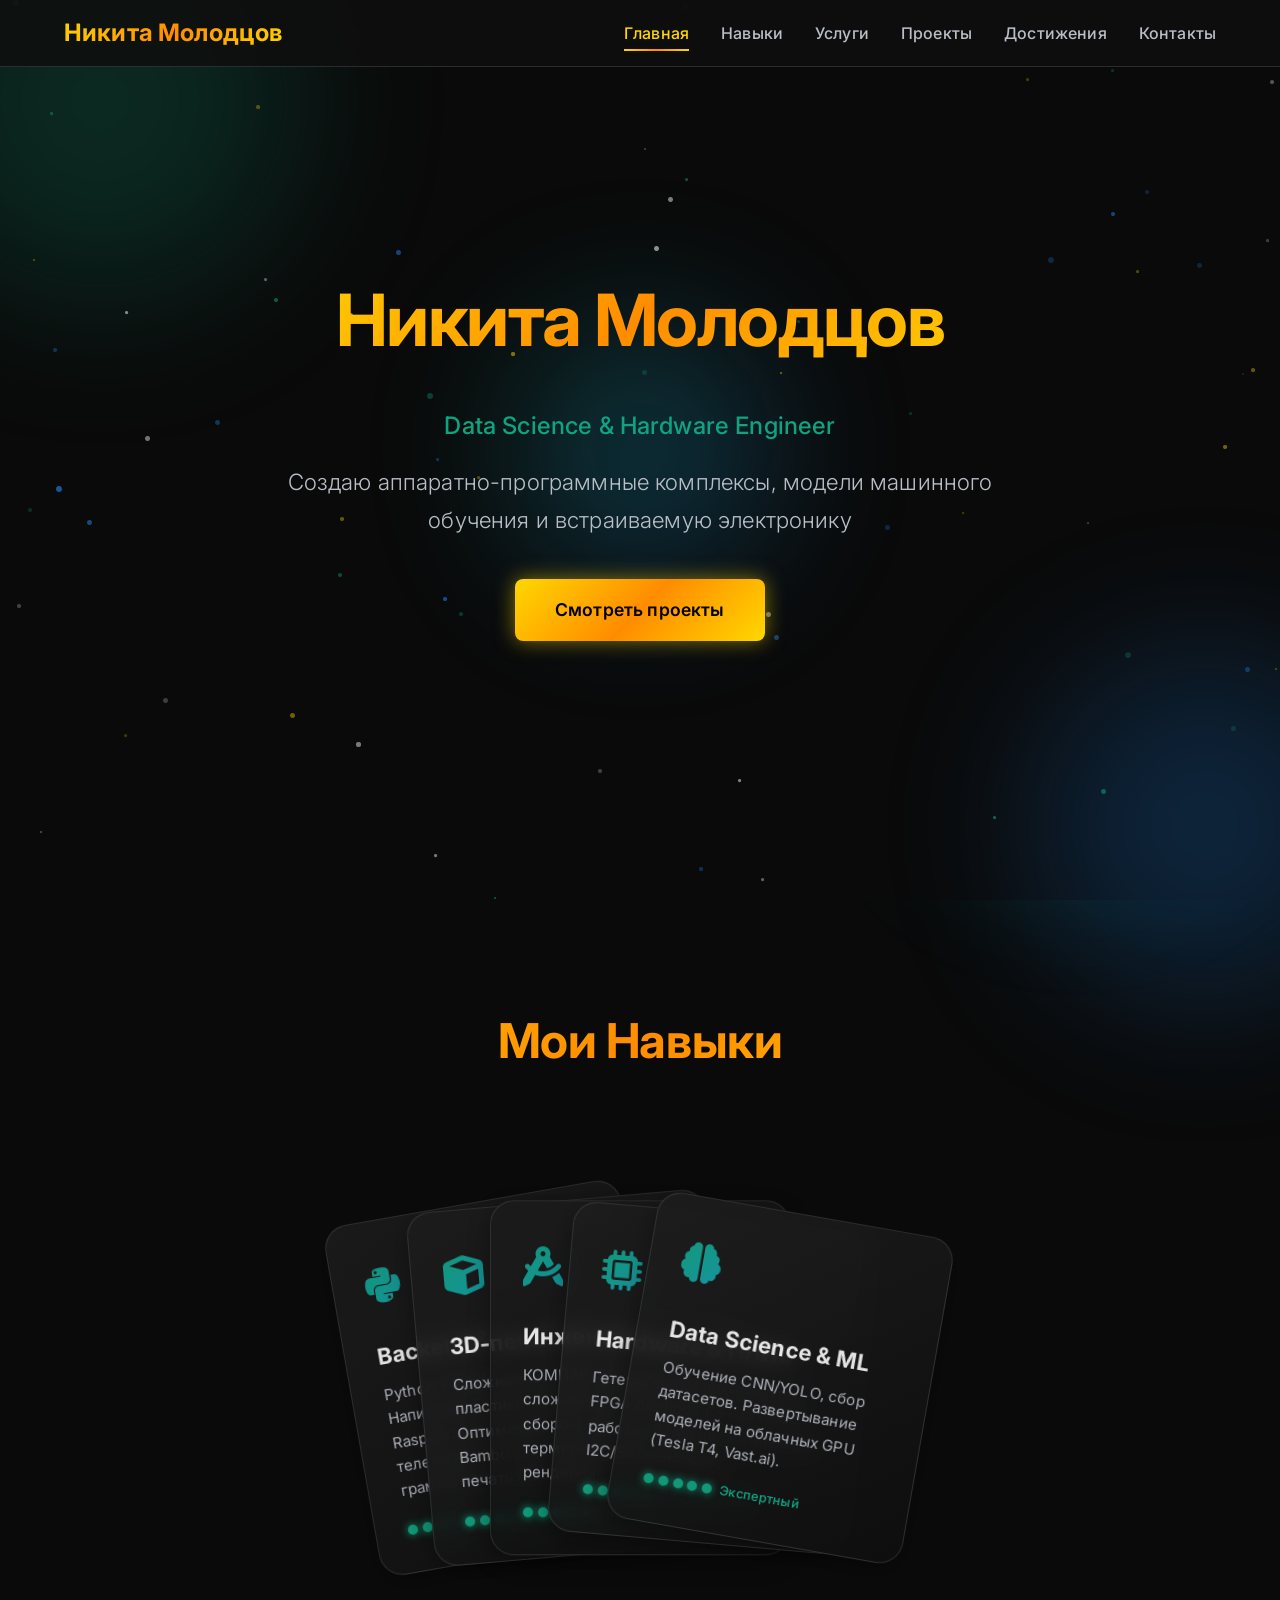
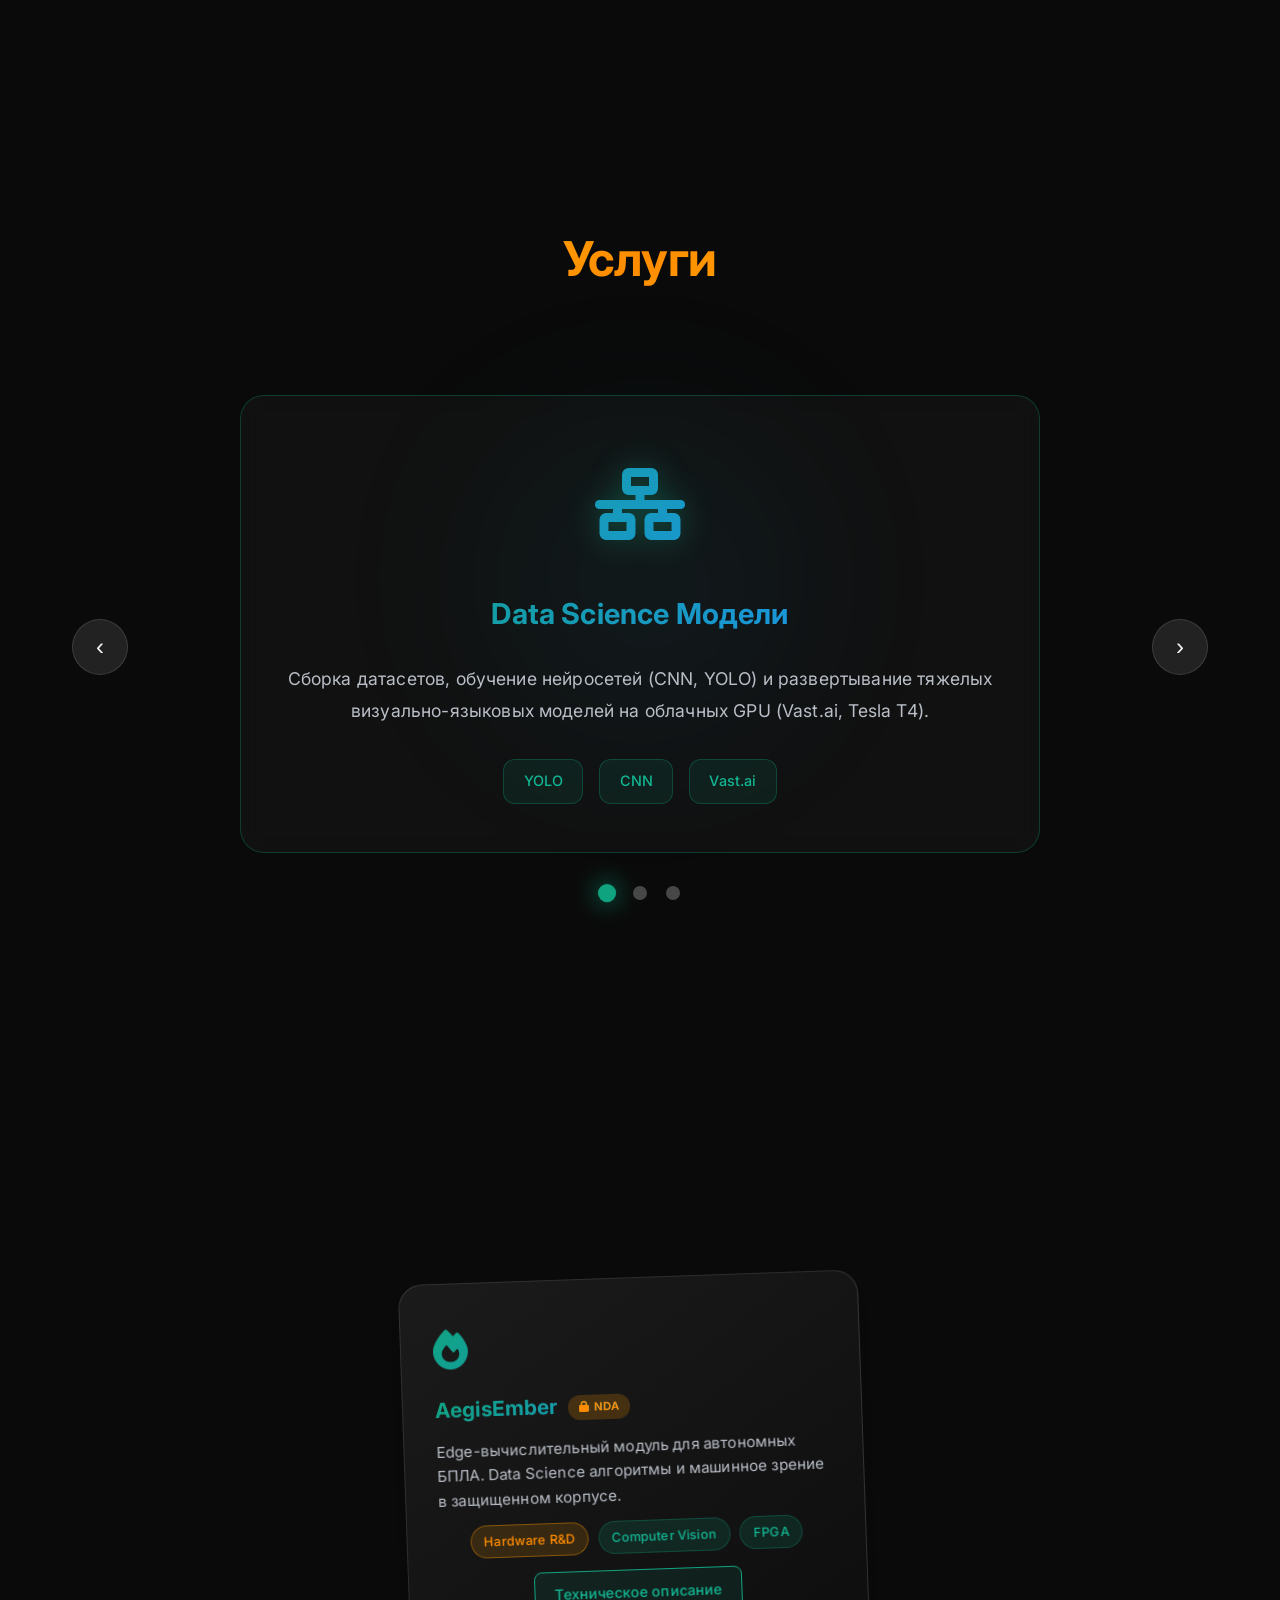
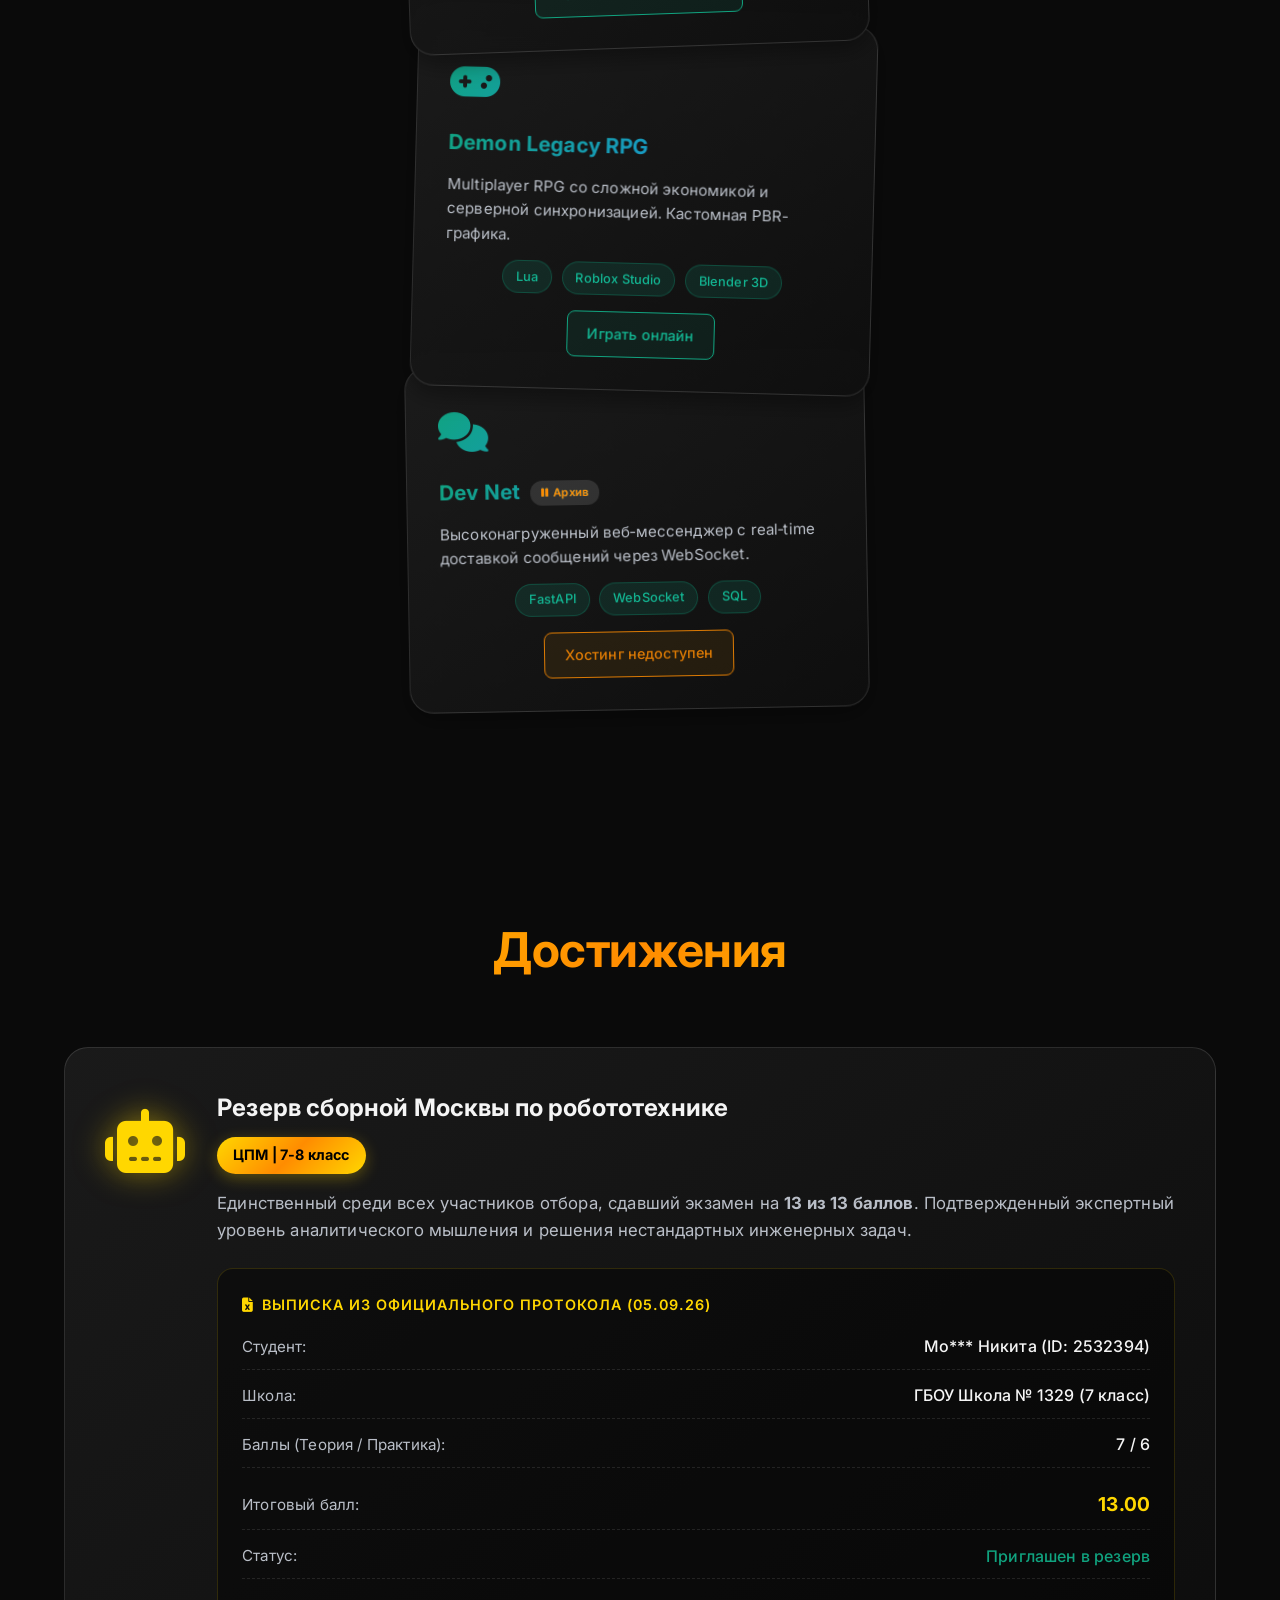
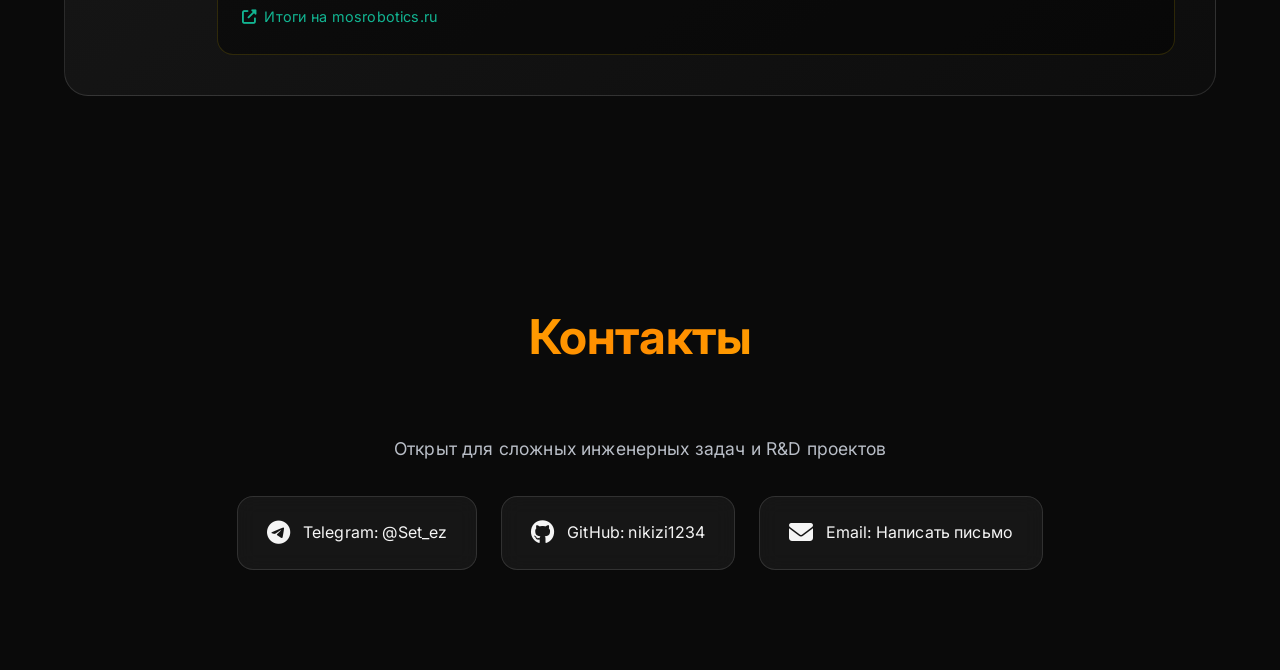
<file: index.html>
<!DOCTYPE html>
<html lang="ru">
<head>
    <meta charset="UTF-8">
    <meta name="viewport" content="width=device-width, initial-scale=1.0">
    <meta name="description" content="Никита Молодцов — Data Science & Hardware Engineer. Аппаратно-программные комплексы, модели машинного обучения и встраиваемая электроника.">
    <meta name="theme-color" content="#0a0a0a">
    <title>Никита Молодцов — Data Science & Hardware Engineer</title>
    <link rel="preconnect" href="https://fonts.googleapis.com">
    <link rel="preconnect" href="https://fonts.gstatic.com" crossorigin>
    <link href="https://fonts.googleapis.com/css2?family=Inter:wght@300;400;500;600;700&display=swap" rel="stylesheet">
    <link rel="stylesheet" href="https://cdnjs.cloudflare.com/ajax/libs/font-awesome/6.4.0/css/all.min.css">
    <link rel="stylesheet" href="style.css">
</head>
<body>
    <div class="gradient-bg" aria-hidden="true"></div>

    <!-- Навигация -->
    <header class="header" id="header">
        <nav class="nav" aria-label="Основное меню">
            <div class="logo">Никита Молодцов</div>
            <ul class="nav-links" id="navLinks">
                <li><a href="#home" data-section="home" onclick="scrollToSection('home'); return false;" class="active">Главная</a></li>
                <li><a href="#skills" data-section="skills" onclick="scrollToSection('skills'); return false;">Навыки</a></li>
                <li><a href="#services" data-section="services" onclick="scrollToSection('services'); return false;">Услуги</a></li>
                <li><a href="#projects" data-section="projects" onclick="scrollToSection('projects'); return false;">Проекты</a></li>
                <li><a href="#diplomas" data-section="diplomas" onclick="scrollToSection('diplomas'); return false;">Достижения</a></li>
                <li><a href="#contacts" data-section="contacts" onclick="scrollToSection('contacts'); return false;">Контакты</a></li>
            </ul>
            <button class="mobile-menu-btn" id="mobileMenuBtn" aria-label="Открыть меню" aria-expanded="false" aria-controls="navLinks">
                <i class="fas fa-bars"></i>
            </button>
        </nav>
    </header>

    <main>
        <!-- Главная секция -->
        <section class="section home" id="home">
            <div class="container">
                <div class="home-content fade-in">
                    <h1>Никита Молодцов</h1>
                    <p style="font-size: 1.5rem; color: var(--clr-primary); font-weight: 500; margin-bottom: 1rem;">Data Science &amp; Hardware Engineer</p>
                    <p>Создаю аппаратно-программные комплексы, модели машинного обучения и встраиваемую электронику</p>
                    <a href="#projects" onclick="scrollToSection('projects'); return false;" class="cta-button">
                        Смотреть проекты
                    </a>
                </div>
            </div>
        </section>

        <!-- Навыки (веер карт) -->
        <section class="section" id="skills">
            <div class="container">
                <h2 class="fade-in">Мои Навыки</h2>
                <div class="skills-fan" aria-hidden="true">

                    <div class="skill-card-fan premium-hover-effect" style="--i: 4;">
                        <div class="skill-icon"><i class="fas fa-brain"></i></div>
                        <h3>Data Science &amp; ML</h3>
                        <p>Обучение CNN/YOLO, сбор датасетов. Развертывание моделей на облачных GPU (Tesla T4, Vast.ai).</p>
                        <div class="skill-level">
                            <div class="level-dots"><span class="dot active"></span><span class="dot active"></span><span class="dot active"></span><span class="dot active"></span><span class="dot active"></span></div>
                            <span class="level-text">Экспертный</span>
                        </div>
                    </div>

                    <div class="skill-card-fan premium-hover-effect" style="--i: 3;">
                        <div class="skill-icon"><i class="fas fa-microchip"></i></div>
                        <h3>Hardware &amp; ПЛИС</h3>
                        <p>Гетерогенные архитектуры, FPGA (Verilog). C++ (STM32), работа с MAVLink, интеграция I2C/SPI сенсоров.</p>
                        <div class="skill-level">
                            <div class="level-dots"><span class="dot active"></span><span class="dot active"></span><span class="dot active"></span><span class="dot active"></span><span class="dot active"></span></div>
                            <span class="level-text">Продвинутый</span>
                        </div>
                    </div>

                    <div class="skill-card-fan premium-hover-effect" style="--i: 2;">
                        <div class="skill-icon"><i class="fas fa-drafting-compass"></i></div>
                        <h3>Инженерия &amp; САПР</h3>
                        <p>КОМПАС-3D (проектирование сложных многокомпонентных сборок). Расчет термодинамики и PBR-рендеринг.</p>
                        <div class="skill-level">
                            <div class="level-dots"><span class="dot active"></span><span class="dot active"></span><span class="dot active"></span><span class="dot active"></span><span class="dot active"></span></div>
                            <span class="level-text">Продвинутый</span>
                        </div>
                    </div>

                    <div class="skill-card-fan premium-hover-effect" style="--i: 1;">
                        <div class="skill-icon"><i class="fas fa-cube"></i></div>
                        <h3>3D‑печать (FDM)</h3>
                        <p>Сложные инженерные пластики (PETG-CF, ABS). Оптимизация профилей под Bambu Lab, многоцветная печать AMS.</p>
                        <div class="skill-level">
                            <div class="level-dots"><span class="dot active"></span><span class="dot active"></span><span class="dot active"></span><span class="dot active"></span><span class="dot active"></span><span class="dot active"></span></div>
                            <span class="level-text">Наивысший</span>
                        </div>
                    </div>

                    <div class="skill-card-fan premium-hover-effect" style="--i: 0;">
                        <div class="skill-icon"><i class="fab fa-python"></i></div>
                        <h3>Backend &amp; Scripting</h3>
                        <p>Python, FastAPI, SQL. Написание Оркестраторов для Raspberry Pi, обработка телеметрии и GBNF-грамматики.</p>
                        <div class="skill-level">
                            <div class="level-dots"><span class="dot active"></span><span class="dot active"></span><span class="dot active"></span><span class="dot active"></span><span class="dot"></span></div>
                            <span class="level-text">Средний</span>
                        </div>
                    </div>

                </div>
                <!-- Мобильная сетка -->
                <div class="skills-grid-mobile">
                    <div class="skill-card premium-hover-effect"><div class="skill-icon"><i class="fas fa-brain"></i></div><h3>Data Science</h3><p>Обучение YOLO/CNN, деплой моделей.</p></div>
                    <div class="skill-card premium-hover-effect"><div class="skill-icon"><i class="fas fa-microchip"></i></div><h3>Hardware &amp; FPGA</h3><p>Встраиваемые системы, ПЛИС, STM32.</p></div>
                    <div class="skill-card premium-hover-effect"><div class="skill-icon"><i class="fas fa-drafting-compass"></i></div><h3>САПР Инженерия</h3><p>КОМПАС-3D, интеграция электроники.</p></div>
                    <div class="skill-card premium-hover-effect"><div class="skill-icon"><i class="fas fa-cube"></i></div><h3>3D-печать</h3><p>Bambu Lab A1 mini. Инженерные пластики.</p></div>
                </div>
            </div>
        </section>

        <!-- Услуги -->
        <section class="section services-section" id="services">
            <div class="container">
                <h2 class="fade-in">Услуги</h2>
                <div class="services-carousel">
                    <button class="carousel-nav prev" aria-label="Предыдущая услуга" onclick="moveServiceCarousel(-1)">‹</button>
                    <div class="services-track" id="servicesTrack">

                        <div class="service-item" onclick="openServiceModal('ml')">
                            <div class="service-content premium-hover-effect">
                                <div class="service-icon"><i class="fas fa-network-wired"></i></div>
                                <h3>Data Science Модели</h3>
                                <p>Сборка датасетов, обучение нейросетей (CNN, YOLO) и развертывание тяжелых визуально-языковых моделей на облачных GPU (Vast.ai, Tesla T4).</p>
                                <div class="service-features">
                                    <span class="service-feature">YOLO</span>
                                    <span class="service-feature">CNN</span>
                                    <span class="service-feature">Vast.ai</span>
                                </div>
                            </div>
                        </div>

                        <div class="service-item" onclick="openServiceModal('hardware')">
                            <div class="service-content premium-hover-effect">
                                <div class="service-icon"><i class="fas fa-microchip"></i></div>
                                <h3>Hardware &amp; Прошивки</h3>
                                <p>Интеграция электроники, написание прошивок для микроконтроллеров и скриптов для одноплатных компьютеров (Raspberry Pi).</p>
                                <div class="service-features">
                                    <span class="service-feature">С++ / Python</span>
                                    <span class="service-feature">STM32 / RPi</span>
                                    <span class="service-feature">MAVLink</span>
                                </div>
                            </div>
                        </div>

                        <div class="service-item" onclick="openServiceModal('3d-models')">
                            <div class="service-content premium-hover-effect">
                                <div class="service-icon"><i class="fas fa-drafting-compass"></i></div>
                                <h3>САПР Инженерия</h3>
                                <p>Разработка корпусов и механизмов в КОМПАС-3D. Полный цикл оптимизации прочности деталей под FDM-печать.</p>
                                <div class="service-features">
                                    <span class="service-feature">КОМПАС-3D</span>
                                    <span class="service-feature">PETG-CF</span>
                                    <span class="service-feature">Blender</span>
                                </div>
                            </div>
                        </div>

                    </div>
                    <button class="carousel-nav next" aria-label="Следующая услуга" onclick="moveServiceCarousel(1)">›</button>
                    <div class="carousel-indicators" id="serviceIndicators"></div>
                </div>
            </div>
        </section>

        <!-- Проекты -->
        <section class="section projects" id="projects">
            <div class="container">
                <h2 class="fade-in">Мои Проекты</h2>
                <div class="projects-stack">
                    <!-- Проект 1: AegisEmber -->
                    <div class="project-card premium-hover-effect" onclick="openModal('nda-project')">
                        <div class="project-card-content">
                            <div class="project-icon"><i class="fas fa-fire"></i></div>
                            <h3>AegisEmber <span class="project-status"><i class="fas fa-lock"></i> NDA</span></h3>
                            <p class="project-description">Edge-вычислительный модуль для автономных БПЛА. Data Science алгоритмы и машинное зрение в защищенном корпусе.</p>
                            <div class="project-tech-stack">
                                <span class="tech-tag warning">Hardware R&amp;D</span>
                                <span class="tech-tag">Computer Vision</span>
                                <span class="tech-tag">FPGA</span>
                            </div>
                            <div class="project-links"><span class="project-link">Техническое описание</span></div>
                        </div>
                    </div>

                    <!-- Проект 2: Demon Legacy -->
                    <div class="project-card premium-hover-effect" onclick="openModal('demon-legacy')">
                        <div class="project-card-content">
                            <div class="project-icon"><i class="fas fa-gamepad"></i></div>
                            <h3>Demon Legacy RPG</h3>
                            <p class="project-description">Multiplayer RPG со сложной экономикой и серверной синхронизацией. Кастомная PBR-графика.</p>
                            <div class="project-tech-stack">
                                <span class="tech-tag">Lua</span>
                                <span class="tech-tag">Roblox Studio</span>
                                <span class="tech-tag">Blender 3D</span>
                            </div>
                            <div class="project-links">
                                <a href="https://www.roblox.com/games/107962526921864/Demon-Legacy" class="project-link play" target="_blank" rel="noopener" onclick="event.stopPropagation();">Играть онлайн</a>
                            </div>
                        </div>
                    </div>

                    <!-- Проект 3: Dev Net -->
                    <div class="project-card premium-hover-effect" onclick="openModal('dev-net')">
                        <div class="project-card-content">
                            <div class="project-icon"><i class="fas fa-comments"></i></div>
                            <h3>Dev Net <span class="project-status" style="background: rgba(160,160,160,0.2); color: #aaa;"><i class="fas fa-pause"></i> Архив</span></h3>
                            <p class="project-description">Высоконагруженный веб‑мессенджер с real‑time доставкой сообщений через WebSocket.</p>
                            <div class="project-tech-stack">
                                <span class="tech-tag">FastAPI</span>
                                <span class="tech-tag">WebSocket</span>
                                <span class="tech-tag">SQL</span>
                            </div>
                            <div class="project-links"><span class="project-link unavailable">Хостинг недоступен</span></div>
                        </div>
                    </div>
                </div>
            </div>
        </section>

        <!-- Достижения (Выписка из Excel) -->
        <section class="section diplomas" id="diplomas">
            <div class="container">
                <h2 class="fade-in">Достижения</h2>
                <div class="achievement-card premium-hover-effect fade-in">
                    <div class="achievement-icon"><i class="fas fa-robot"></i></div>
                    <div class="achievement-content">
                        <h3>Резерв сборной Москвы по робототехнике</h3>
                        <span class="achievement-badge">ЦПМ | 7-8 класс</span>
                        <p>Единственный среди всех участников отбора, сдавший экзамен на <strong>13 из 13 баллов</strong>. Подтвержденный экспертный уровень аналитического мышления и решения нестандартных инженерных задач.</p>

                        <div class="proof-block">
                            <div class="proof-header">
                                <i class="fas fa-file-excel"></i> Выписка из официального протокола (05.09.26)
                            </div>
                            <div class="proof-data">
                                <div class="proof-row"><span class="proof-label">Студент:</span> <span class="proof-value">Мо*** Никита (ID: 2532394)</span></div>
                                <div class="proof-row"><span class="proof-label">Школа:</span> <span class="proof-value">ГБОУ Школа № 1329 (7 класс)</span></div>
                                <div class="proof-row"><span class="proof-label">Баллы (Теория / Практика):</span> <span class="proof-value">7 / 6</span></div>
                                <div class="proof-row" style="margin-top: 0.5rem;"><span class="proof-label">Итоговый балл:</span> <span class="proof-value highlight">13.00</span></div>
                                <div class="proof-row"><span class="proof-label">Статус:</span> <span class="proof-value" style="color: var(--clr-primary);">Приглашен в резерв</span></div>
                            </div>
                            <a href="https://mosrobotics.ru/sbornaya-po-robototexnike-itogi-otbora-2/" class="proof-link" target="_blank" rel="noopener">
                                <i class="fas fa-external-link-alt"></i> Итоги на mosrobotics.ru
                            </a>
                        </div>
                    </div>
                </div>
            </div>
        </section>

        <!-- Контакты -->
        <section class="section contacts" id="contacts">
            <div class="container">
                <h2 class="fade-in">Контакты</h2>
                <p class="contacts-subtitle">Открыт для сложных инженерных задач и R&amp;D проектов</p>
                <div class="contact-links">
                    <a href="https://t.me/Set_ez" class="contact-link premium-hover-effect" target="_blank" rel="noopener">
                        <span class="contact-icon"><i class="fab fa-telegram"></i></span>
                        <span>Telegram: @Set_ez</span>
                    </a>
                    <a href="https://github.com/nikizi1234-ship-it" class="contact-link premium-hover-effect" target="_blank" rel="noopener">
                        <span class="contact-icon"><i class="fab fa-github"></i></span>
                        <span>GitHub: nikizi1234</span>
                    </a>
                    <a href="mailto:nikizi1234@gmail.com" class="contact-link premium-hover-effect">
                        <span class="contact-icon"><i class="fas fa-envelope"></i></span>
                        <span>Email: Написать письмо</span>
                    </a>
                </div>
            </div>
        </section>
    </main>

    <!-- Кнопка "Наверх" -->
    <button class="back-to-top" id="backToTop" aria-label="Наверх">
        <i class="fas fa-chevron-up"></i>
    </button>

    <!-- Модальное окно -->
    <div class="modal-overlay" id="modalOverlay" role="dialog" aria-modal="true" aria-labelledby="modalTitle">
        <div class="modal">
            <div class="modal-header">
                <h2 id="modalTitle">Название проекта</h2>
                <button class="modal-close" onclick="closeModal()" aria-label="Закрыть окно">×</button>
            </div>
            <div class="modal-content" id="modalContent"></div>
        </div>
    </div>

    <script src="script.js"></script>
</body>
</html>
</file>
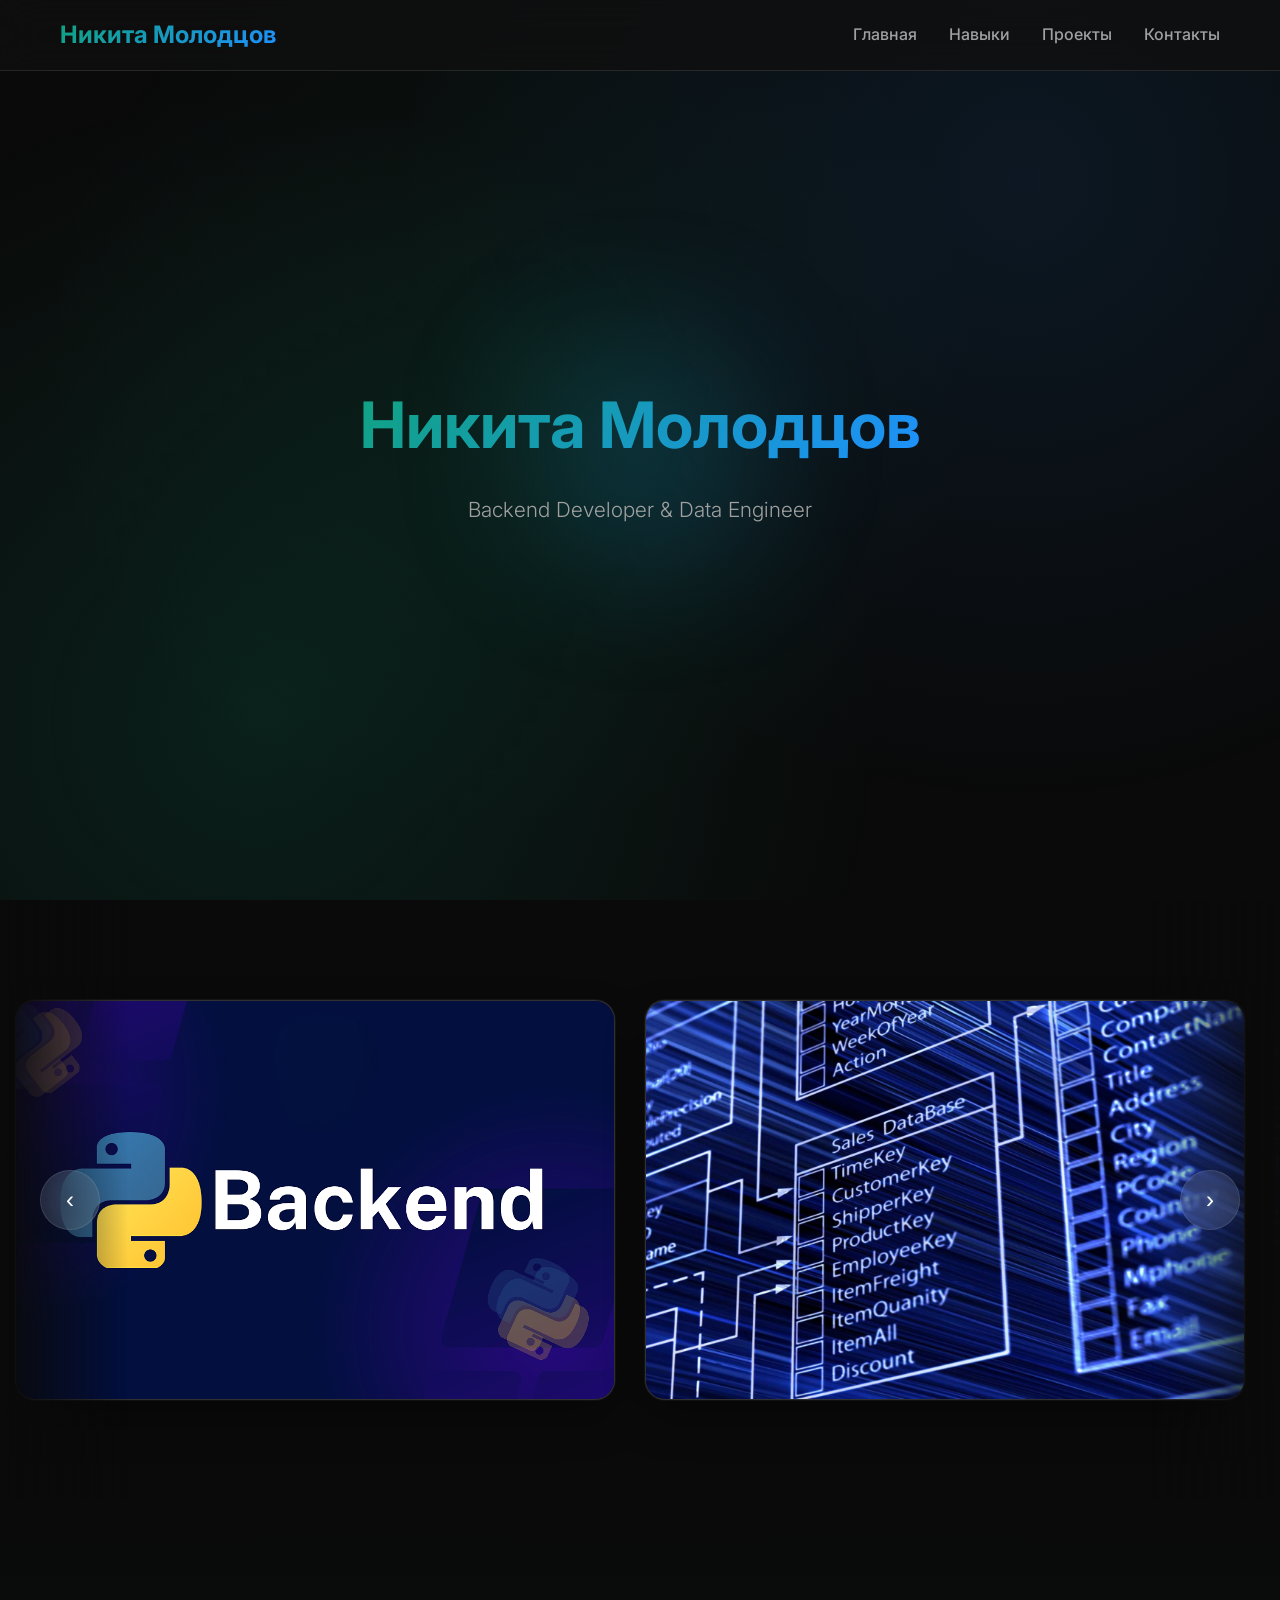
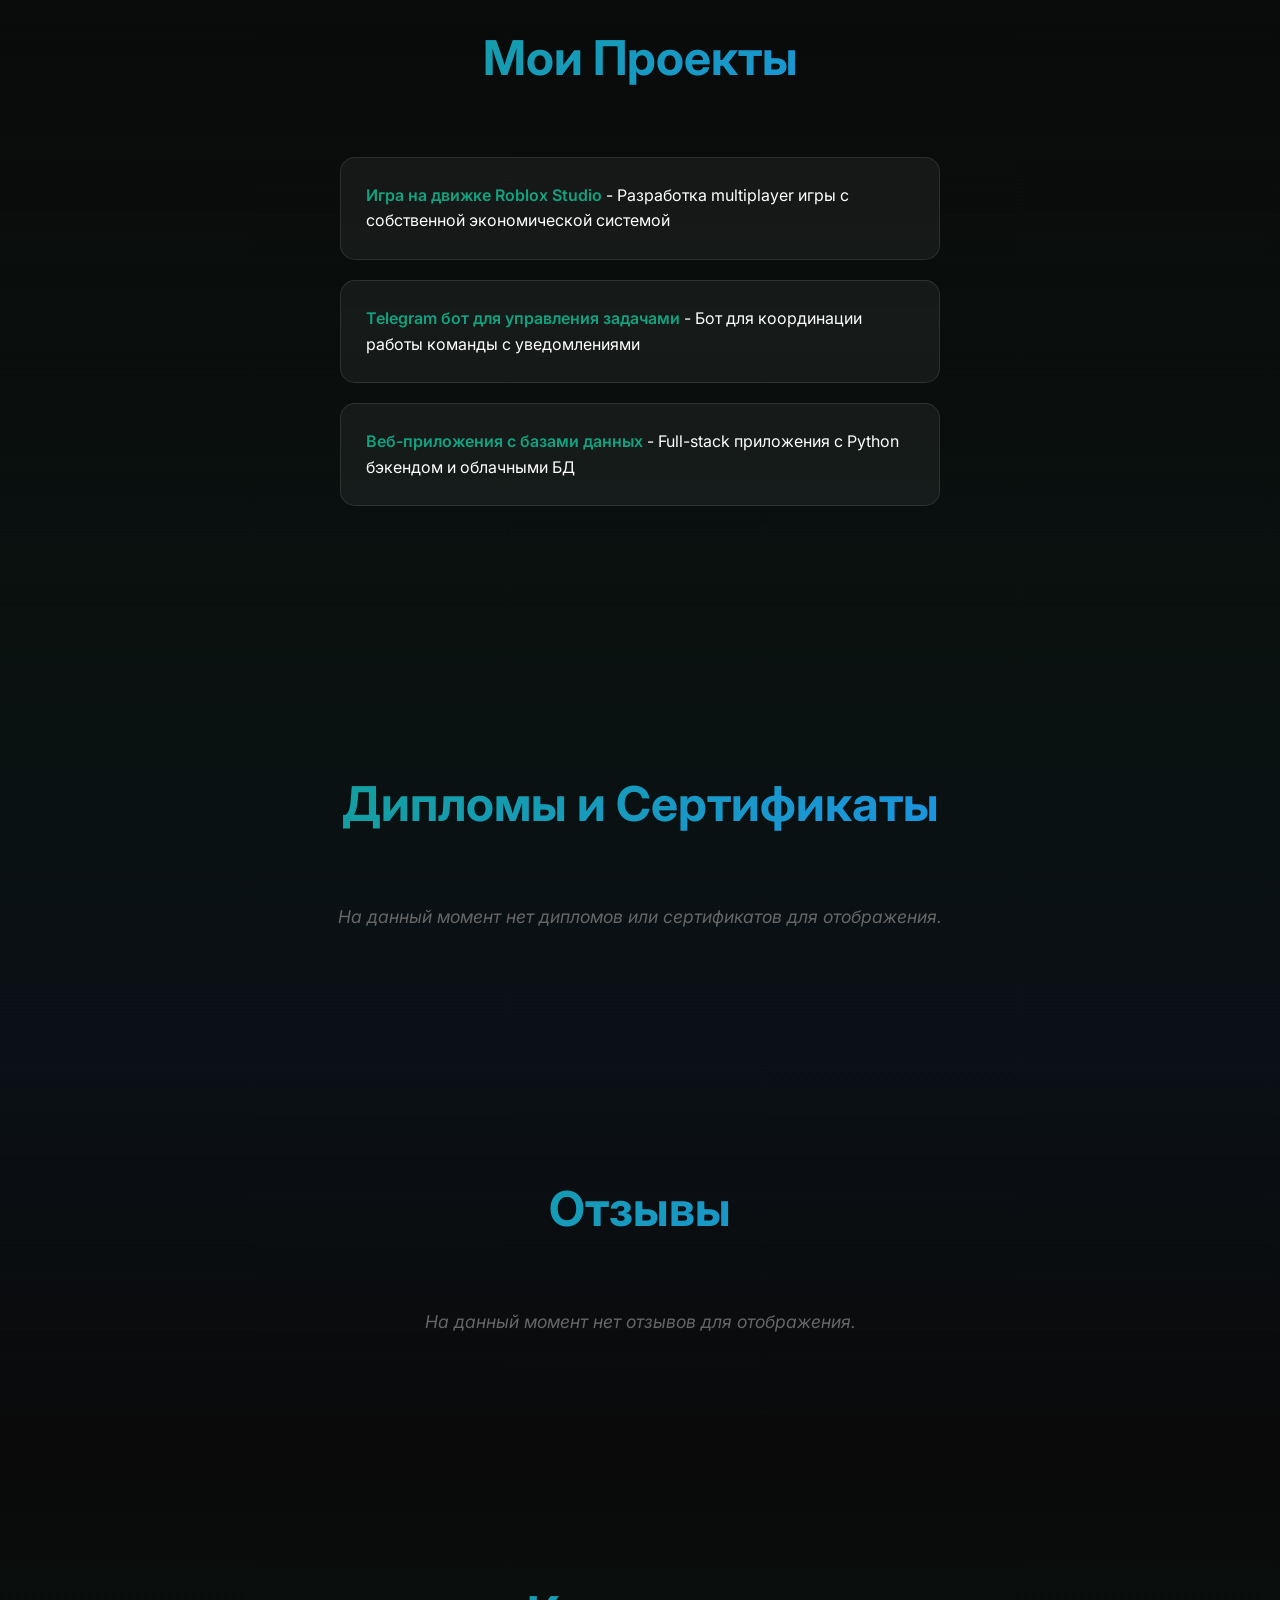
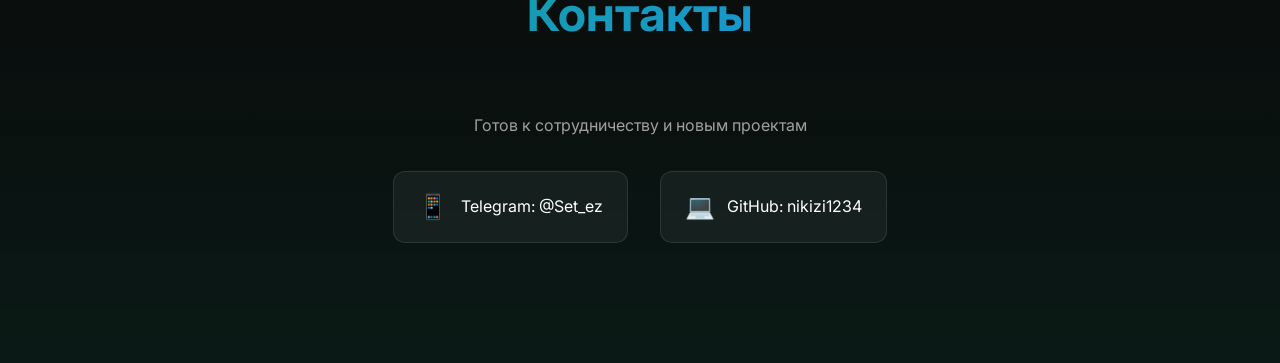
<file: Index.html>
<!DOCTYPE html>
<html lang="ru">
<head>
    <meta charset="UTF-8">
    <meta name="viewport" content="width=device-width, initial-scale=1.0">
    <title>Никита Молодцов - Портфолио</title>
    <link href="https://fonts.googleapis.com/css2?family=Inter:wght@300;400;500;600;700&display=swap" rel="stylesheet">
    <style>
        * {
            margin: 0;
            padding: 0;
            box-sizing: border-box;
        }
        
        :root {
            --primary: #10a37f;
            --primary-dark: #0d8c6c;
            --primary-light: #12b592;
            --bg-dark: #0f0f0f;
            --bg-darker: #0a0a0a;
            --bg-light: #1a1a1a;
            --text-primary: #ffffff;
            --text-secondary: #a0a0a0;
            --text-muted: #666666;
            --border: rgba(255,255,255,0.1);
            --gradient: linear-gradient(135deg, var(--primary) 0%, #1e90ff 100%);
        }
        
        html {
            scrollbar-width: none;
            -ms-overflow-style: none;
        }
        
        html::-webkit-scrollbar {
            display: none;
        }
        
        body {
            font-family: 'Inter', sans-serif;
            line-height: 1.6;
            color: var(--text-primary);
            background: var(--bg-darker);
            min-height: 100vh;
            position: relative;
            overflow-x: hidden;
            -ms-overflow-style: none;
            scrollbar-width: none;
        }
        
        body::-webkit-scrollbar {
            display: none;
        }
        
        .gradient-bg {
            position: fixed;
            top: 0;
            left: 0;
            width: 100%;
            height: 100%;
            background: 
                radial-gradient(circle at 20% 80%, rgba(16, 163, 127, 0.15) 0%, transparent 50%),
                radial-gradient(circle at 80% 20%, rgba(30, 144, 255, 0.1) 0%, transparent 50%),
                radial-gradient(circle at 40% 40%, rgba(16, 163, 127, 0.08) 0%, transparent 50%);
            z-index: -2;
            animation: gradientShift 8s ease-in-out infinite;
        }
        
        @keyframes gradientShift {
            0%, 100% { opacity: 1; }
            50% { opacity: 0.8; }
        }
        
        .header {
            position: fixed;
            top: 0;
            left: 0;
            width: 100%;
            background: rgba(15, 15, 15, 0.8);
            backdrop-filter: blur(20px);
            border-bottom: 1px solid var(--border);
            z-index: 1000;
            padding: 1rem 0;
        }
        
        .nav {
            max-width: 1200px;
            margin: 0 auto;
            padding: 0 20px;
            display: flex;
            justify-content: space-between;
            align-items: center;
        }
        
        .logo {
            font-size: 1.5rem;
            font-weight: 700;
            background: var(--gradient);
            -webkit-background-clip: text;
            -webkit-text-fill-color: transparent;
            background-clip: text;
        }
        
        .nav-links {
            display: flex;
            list-style: none;
            gap: 2rem;
        }
        
        .nav-links a {
            color: var(--text-secondary);
            text-decoration: none;
            font-weight: 500;
            transition: all 0.3s ease;
            cursor: pointer;
            position: relative;
            padding: 0.5rem 0;
        }
        
        .nav-links a::after {
            content: '';
            position: absolute;
            bottom: 0;
            left: 0;
            width: 0;
            height: 2px;
            background: var(--gradient);
            transition: width 0.3s ease;
        }
        
        .nav-links a:hover {
            color: var(--text-primary);
        }
        
        .nav-links a:hover::after {
            width: 100%;
        }
        
        .container {
            max-width: 1200px;
            margin: 0 auto;
            padding: 0 20px;
        }
        
        .section {
            padding: 120px 0;
            position: relative;
        }
        
        .home {
            height: 100vh;
            display: flex;
            align-items: center;
            justify-content: center;
            text-align: center;
            position: relative;
        }
        
        .home::before {
            content: '';
            position: absolute;
            top: 50%;
            left: 50%;
            transform: translate(-50%, -50%);
            width: 200px;
            height: 200px;
            background: var(--gradient);
            border-radius: 50%;
            filter: blur(80px);
            opacity: 0.3;
            animation: pulse 4s ease-in-out infinite;
        }
        
        @keyframes pulse {
            0%, 100% { transform: translate(-50%, -50%) scale(1); opacity: 0.3; }
            50% { transform: translate(-50%, -50%) scale(1.2); opacity: 0.5; }
        }
        
        .home h1 {
            font-size: 4rem;
            font-weight: 700;
            margin-bottom: 1rem;
            background: var(--gradient);
            -webkit-background-clip: text;
            -webkit-text-fill-color: transparent;
            background-clip: text;
            animation: fadeInUp 1s ease-out;
        }
        
        .home p {
            font-size: 1.3rem;
            font-weight: 300;
            color: var(--text-secondary);
            animation: fadeInUp 1s ease-out 0.2s both;
        }
        
        @keyframes fadeInUp {
            from {
                opacity: 0;
                transform: translateY(30px);
            }
            to {
                opacity: 1;
                transform: translateY(0);
            }
        }
        
        .carousel-section {
            padding: 100px 0;
            position: relative;
            overflow: hidden;
        }
        
        .carousel-section::before {
            content: '';
            position: absolute;
            top: 0;
            left: 0;
            width: 100%;
            height: 100%;
            background: linear-gradient(
                90deg,
                var(--bg-darker) 0%,
                transparent 10%,
                transparent 90%,
                var(--bg-darker) 100%
            );
            pointer-events: none;
            z-index: 2;
        }
        
        .carousel-container {
            position: relative;
            width: 100vw;
            margin-left: calc(-50vw + 50%);
            overflow: visible;
        }
        
        .carousel-track {
            display: flex;
            transition: transform 0.8s cubic-bezier(0.25, 0.46, 0.45, 0.94);
            will-change: transform;
        }
        
        .carousel-item {
            flex: 0 0 600px;
            height: 400px;
            margin: 0 15px;
            position: relative;
            border-radius: 20px;
            overflow: hidden;
            background: var(--bg-light);
            border: 1px solid var(--border);
            box-shadow: 
                0 20px 40px rgba(0,0,0,0.3),
                0 0 0 1px rgba(255,255,255,0.05);
            transition: all 0.5s cubic-bezier(0.25, 0.46, 0.45, 0.94);
            transform-origin: center;
        }
        
        .carousel-item::before {
            content: '';
            position: absolute;
            top: 0;
            left: 0;
            right: 0;
            bottom: 0;
            background: var(--gradient);
            opacity: 0;
            transition: opacity 0.3s ease;
            z-index: 1;
        }
        
        .carousel-item:hover {
            transform: translateY(-20px) scale(1.05);
            border-color: var(--primary);
            box-shadow: 
                0 30px 60px rgba(16, 163, 127, 0.2),
                0 0 0 1px var(--primary);
        }
        
        .carousel-item:hover::before {
            opacity: 0.1;
        }
        
        .carousel-item img {
            width: 100%;
            height: 100%;
            object-fit: cover;
            transition: transform 0.5s ease;
        }
        
        .carousel-item:hover img {
            transform: scale(1.1);
        }
        
        .carousel-text {
            position: absolute;
            bottom: 0;
            left: 0;
            right: 0;
            background: linear-gradient(transparent, rgba(10,10,10,0.95));
            color: var(--text-primary);
            padding: 30px 25px 25px;
            font-size: 1rem;
            line-height: 1.5;
            transform: translateY(10px);
            opacity: 0;
            transition: all 0.4s ease;
            z-index: 2;
        }
        
        .carousel-item:hover .carousel-text {
            transform: translateY(0);
            opacity: 1;
        }
        
        .carousel-nav {
            position: absolute;
            top: 50%;
            transform: translateY(-50%);
            background: rgba(255,255,255,0.1);
            backdrop-filter: blur(20px);
            color: var(--text-primary);
            border: 1px solid var(--border);
            width: 60px;
            height: 60px;
            border-radius: 50%;
            cursor: pointer;
            font-size: 1.5rem;
            font-weight: 300;
            transition: all 0.4s cubic-bezier(0.25, 0.46, 0.45, 0.94);
            z-index: 10;
            display: flex;
            align-items: center;
            justify-content: center;
        }
        
        .carousel-nav:hover {
            background: var(--primary);
            border-color: var(--primary);
            transform: translateY(-50%) scale(1.1);
            box-shadow: 0 0 30px rgba(16, 163, 127, 0.4);
        }
        
        .carousel-nav:active {
            transform: translateY(-50%) scale(0.95);
        }
        
        .carousel-nav.prev {
            left: 40px;
        }
        
        .carousel-nav.next {
            right: 40px;
        }
        
        .projects {
            background: linear-gradient(180deg, var(--bg-darker) 0%, rgba(16, 163, 127, 0.05) 100%);
        }
        
        .diplomas {
            background: linear-gradient(180deg, rgba(16, 163, 127, 0.05) 0%, rgba(30, 144, 255, 0.05) 100%);
        }
        
        .feedback {
            background: linear-gradient(180deg, rgba(30, 144, 255, 0.05) 0%, var(--bg-darker) 100%);
        }
        
        .contacts {
            background: linear-gradient(180deg, var(--bg-darker) 0%, rgba(16, 163, 127, 0.1) 100%);
            text-align: center;
        }
        
        .section h2 {
            font-size: 3rem;
            text-align: center;
            margin-bottom: 60px;
            font-weight: 700;
            background: var(--gradient);
            -webkit-background-clip: text;
            -webkit-text-fill-color: transparent;
            background-clip: text;
        }
        
        .projects ul {
            list-style: none;
            max-width: 600px;
            margin: 0 auto;
        }
        
        .projects li {
            background: rgba(255,255,255,0.05);
            margin: 20px 0;
            padding: 25px;
            border-radius: 15px;
            border: 1px solid var(--border);
            transition: all 0.3s ease;
            position: relative;
            overflow: hidden;
            cursor: pointer;
        }
        
        .projects li::before {
            content: '';
            position: absolute;
            top: 0;
            left: -100%;
            width: 100%;
            height: 100%;
            background: var(--gradient);
            opacity: 0.1;
            transition: left 0.3s ease;
        }
        
        .projects li:hover {
            transform: translateX(10px);
            border-color: var(--primary);
        }
        
        .projects li:hover::before {
            left: 0;
        }
        
        .project-link {
            color: var(--primary);
            font-weight: 600;
            text-decoration: none;
            border-bottom: 1px solid transparent;
            transition: all 0.3s ease;
            cursor: pointer;
        }
        
        .project-link:hover {
            color: var(--primary-light);
            border-bottom-color: var(--primary);
        }
        
        .no-content {
            text-align: center;
            font-style: italic;
            color: var(--text-muted);
            font-size: 1.1rem;
        }
        
        .contact-links {
            display: flex;
            justify-content: center;
            gap: 2rem;
            margin-top: 2rem;
            flex-wrap: wrap;
        }
        
        .contact-link {
            display: flex;
            align-items: center;
            gap: 0.8rem;
            padding: 1rem 1.5rem;
            background: rgba(255,255,255,0.05);
            border: 1px solid var(--border);
            border-radius: 12px;
            color: var(--text-primary);
            text-decoration: none;
            transition: all 0.3s ease;
        }
        
        .contact-link:hover {
            background: rgba(16, 163, 127, 0.2);
            border-color: var(--primary);
            transform: translateY(-3px);
        }
        
        .contact-icon {
            font-size: 1.5rem;
        }
        
        .modal-overlay {
            position: fixed;
            top: 0;
            left: 0;
            width: 100%;
            height: 100%;
            background: rgba(0, 0, 0, 0.8);
            backdrop-filter: blur(10px);
            display: none;
            justify-content: center;
            align-items: center;
            z-index: 2000;
            opacity: 0;
            transition: opacity 0.3s ease;
        }
        
        .modal-overlay.active {
            display: flex;
            opacity: 1;
        }
        
        .modal {
            background: var(--bg-light);
            border-radius: 20px;
            border: 1px solid var(--border);
            max-width: 700px;
            width: 90%;
            max-height: 85vh;
            overflow: hidden;
            transform: scale(0.8);
            opacity: 0;
            transition: all 0.3s cubic-bezier(0.25, 0.46, 0.45, 0.94);
            position: relative;
        }
        
        .modal-overlay.active .modal {
            transform: scale(1);
            opacity: 1;
        }
        
        .modal-header {
            padding: 2rem 2rem 1rem;
            border-bottom: 1px solid var(--border);
            position: relative;
            background: var(--bg-light);
        }
        
        .modal-header h2 {
            background: var(--gradient);
            -webkit-background-clip: text;
            -webkit-text-fill-color: transparent;
            background-clip: text;
            margin: 0;
            font-size: 2rem;
        }
        
        .modal-close {
            position: absolute;
            top: 1.5rem;
            right: 1.5rem;
            background: none;
            border: none;
            color: var(--text-secondary);
            font-size: 1.5rem;
            cursor: pointer;
            transition: color 0.3s ease;
            width: 40px;
            height: 40px;
            border-radius: 50%;
            display: flex;
            align-items: center;
            justify-content: center;
        }
        
        .modal-close:hover {
            color: var(--text-primary);
            background: rgba(255,255,255,0.1);
        }
        
        .modal-content {
            padding: 2rem;
            max-height: calc(85vh - 120px);
            overflow: hidden;
        }
        
        .tech-stack {
            display: flex;
            flex-wrap: wrap;
            gap: 0.8rem;
            margin: 1.5rem 0;
        }
        
        .tech-tag {
            background: rgba(16, 163, 127, 0.2);
            color: var(--primary);
            padding: 0.4rem 0.8rem;
            border-radius: 15px;
            font-size: 0.8rem;
            border: 1px solid var(--primary);
        }
        
        .project-features {
            display: grid;
            grid-template-columns: repeat(auto-fit, minmax(200px, 1fr));
            gap: 1rem;
            margin: 1.5rem 0;
        }
        
        .feature-card {
            background: rgba(255,255,255,0.05);
            padding: 1.2rem;
            border-radius: 10px;
            border: 1px solid var(--border);
            transition: all 0.3s ease;
        }
        
        .feature-card:hover {
            transform: translateY(-3px);
            border-color: var(--primary);
        }
        
        .feature-card h3 {
            font-size: 1rem;
            margin-bottom: 0.5rem;
            color: var(--primary);
        }
        
        .feature-card p {
            font-size: 0.9rem;
            color: var(--text-secondary);
            line-height: 1.4;
        }
        
        .project-buttons {
            display: flex;
            gap: 1rem;
            margin: 2rem 0;
            flex-wrap: wrap;
        }
        
        .project-button {
            padding: 0.8rem 1.5rem;
            border: 1px solid var(--primary);
            border-radius: 8px;
            background: rgba(16, 163, 127, 0.1);
            color: var(--primary);
            text-decoration: none;
            transition: all 0.3s ease;
            cursor: pointer;
            font-weight: 500;
        }
        
        .project-button:hover {
            background: var(--primary);
            color: white;
            transform: translateY(-2px);
        }
        
        .project-button.github {
            background: rgba(255,255,255,0.1);
            border-color: var(--text-secondary);
            color: var(--text-primary);
        }
        
        .project-button.github:hover {
            background: var(--text-primary);
            color: var(--bg-dark);
        }
        
        .development-steps {
            margin: 1.5rem 0;
        }
        
        .step {
            background: rgba(255,255,255,0.03);
            padding: 1rem;
            border-radius: 8px;
            margin-bottom: 0.8rem;
            border-left: 3px solid var(--primary);
        }
        
        .step-number {
            font-weight: 600;
            color: var(--primary);
            margin-right: 0.5rem;
        }
        
        .media-gallery {
            display: grid;
            grid-template-columns: repeat(auto-fit, minmax(150px, 1fr));
            gap: 1rem;
            margin: 1.5rem 0;
        }
        
        .media-item {
            border-radius: 8px;
            overflow: hidden;
            height: 120px;
            background: var(--bg-dark);
            display: flex;
            align-items: center;
            justify-content: center;
            border: 1px solid var(--border);
        }
        
        .media-item img {
            width: 100%;
            height: 100%;
            object-fit: cover;
        }
        
        .media-placeholder {
            color: var(--text-muted);
            font-size: 0.9rem;
            text-align: center;
        }
        
        .modal-content h3 {
            color: var(--primary);
            margin: 1.5rem 0 1rem;
            font-size: 1.2rem;
        }
        
        .modal-content ul {
            padding-left: 1.2rem;
            margin-bottom: 1rem;
        }
        
        .modal-content li {
            margin-bottom: 0.5rem;
            color: var(--text-secondary);
        }
        
        @media (max-width: 768px) {
            .home h1 {
                font-size: 2.5rem;
            }
            
            .carousel-item {
                flex: 0 0 450px;
                height: 300px;
            }
            
            .carousel-nav {
                width: 50px;
                height: 50px;
                font-size: 1.2rem;
            }
            
            .carousel-nav.prev {
                left: 20px;
            }
            
            .carousel-nav.next {
                right: 20px;
            }
            
            .section h2 {
                font-size: 2.2rem;
            }
            
            .nav-links {
                gap: 1rem;
            }
            
            .modal {
                width: 95%;
                margin: 1rem;
            }
            
            .project-features {
                grid-template-columns: 1fr;
            }
            
            .modal-header h2 {
                font-size: 1.5rem;
            }
            
            .modal-content {
                padding: 1.5rem;
            }
        }
        
        @media (max-width: 480px) {
            .carousel-item {
                flex: 0 0 350px;
                height: 233px;
            }
            
            .home h1 {
                font-size: 2rem;
            }
            
            .home p {
                font-size: 1.1rem;
            }
            
            .modal-header {
                padding: 1.5rem 1.5rem 1rem;
            }
            
            .modal-content {
                padding: 1rem;
            }
        }
    </style>
</head>
<body>
    <div class="gradient-bg"></div>
    
    <header class="header">
        <nav class="nav">
            <div class="logo">Никита Молодцов</div>
            <ul class="nav-links">
                <li><a onclick="scrollToSection('home')">Главная</a></li>
                <li><a onclick="scrollToSection('carousel-section')">Навыки</a></li>
                <li><a onclick="scrollToSection('projects')">Проекты</a></li>
                <li><a onclick="scrollToSection('contacts')">Контакты</a></li>
            </ul>
        </nav>
    </header>

    <section class="section home" id="home">
        <div class="container">
            <h1>Никита Молодцов</h1>
            <p>Backend Developer & Data Engineer</p>
        </div>
    </section>

    <section class="section carousel-section" id="carousel-section">
        <div class="carousel-container">
            <div class="carousel-track" id="carousel"></div>
            <button class="carousel-nav prev" onclick="moveCarousel(-1)">‹</button>
            <button class="carousel-nav next" onclick="moveCarousel(1)">›</button>
        </div>
    </section>

    <section class="section projects" id="projects">
        <div class="container">
            <h2>Мои Проекты</h2>
            <ul>
                <li onclick="openModal('roblox')">
                    <span class="project-link">Игра на движке Roblox Studio</span>
                    - Разработка multiplayer игры с собственной экономической системой
                </li>
                <li onclick="openModal('telegram')">
                    <span class="project-link">Telegram бот для управления задачами</span>
                    - Бот для координации работы команды с уведомлениями
                </li>
                <li onclick="openModal('webapps')">
                    <span class="project-link">Веб-приложения с базами данных</span>
                    - Full-stack приложения с Python бэкендом и облачными БД
                </li>
            </ul>
        </div>
    </section>

    <section class="section diplomas" id="diplomas">
        <div class="container">
            <h2>Дипломы и Сертификаты</h2>
            <p class="no-content">На данный момент нет дипломов или сертификатов для отображения.</p>
        </div>
    </section>

    <section class="section feedback" id="feedback">
        <div class="container">
            <h2>Отзывы</h2>
            <p class="no-content">На данный момент нет отзывов для отображения.</p>
        </div>
    </section>

    <section class="section contacts" id="contacts">
        <div class="container">
            <h2>Контакты</h2>
            <p style="color: var(--text-secondary); margin-bottom: 2rem;">Готов к сотрудничеству и новым проектам</p>
            <div class="contact-links">
                <a href="https://t.me/Set_ez" class="contact-link" target="_blank">
                    <span class="contact-icon">📱</span>
                    <span>Telegram: @Set_ez</span>
                </a>
                <a href="https://github.com/nikizi1234-ship-it" class="contact-link" target="_blank">
                    <span class="contact-icon">💻</span>
                    <span>GitHub: nikizi1234</span>
                </a>
            </div>
        </div>
    </section>

    <div class="modal-overlay" id="modalOverlay">
        <div class="modal">
            <div class="modal-header">
                <h2 id="modalTitle">Название проекта</h2>
                <button class="modal-close" onclick="closeModal()">×</button>
            </div>
            <div class="modal-content" id="modalContent"></div>
        </div>
    </div>

    <script>
        const carouselData = [
            { image: "python-backend.jpg", title: "Python Backend", text: "Пользователь совершал действие - я его получал через Fast API на Python на сервере, отправлял SQL запрос к базе данных, анализировал данные через Python, форматировал в JSON и отображал изменения на сайте через JS." },
            { image: "databases.jpg", title: "Databases", text: "Работаю с Yandex Cloud и Python Anywhere для реализации баз данных, пишу SQL запросы и получаю данные через Python API." },
            { image: "cloud-technologies.jpg", title: "Cloud Technologies", text: "Создаю базы данных через Yandex Cloud или Python Anywhere, принимаю запросы через Python и работаю с MySQL." },
            { image: "olympiads.jpg", title: "Olympiads", text: "Готовлюсь к участию в ВСОШ по информатике и Технокубку от VK, активно совершенствую алгоритмические навыки." },
            { image: "learning.jpg", title: "Learning", text: "Получаю сертификат SQL Academy, изучаю Python до уровня Junior разработчика, осваиваю работу с API и SQL." },
            { image: "projects.jpg", title: "Projects", text: "Мои проекты: игра на Roblox Studio, Telegram бот, веб-сайты с использованием серверов и активной работой с базами данных." }
        ];

        const projectData = {
            roblox: {
                title: "Multiplayer Игра на Roblox Studio",
                subtitle: "Разработка сложной игровой механики с экономической системой",
                description: "Разработал полноценную multiplayer игру на платформе Roblox с использованием Lua. Проект включает сложную экономическую систему, инвентарь, прокачку персонажа и взаимодействие между игроками.",
                techStack: ["Lua", "Roblox Studio", "Multiplayer", "Game Design", "UI/UX"],
                features: [
                    { title: "🎮 Игровая механика", description: "Система квестов, боевка и интерактивное окружение" },
                    { title: "💰 Экономика", description: "Торговая система и внутриигровая валюта" },
                    { title: "👥 Multiplayer", description: "Синхронизация действий между игроками" }
                ],
                achievements: ["Более 1000 активных игроков", "Рейтинг 4.8/5 в маркетплейсе", "Положительные отзывы о геймплее"],
                hasSourceCode: true,
                githubUrl: "https://github.com/nikizi1234-ship-it/roblox-game",
                media: ["images/roblox-gameplay1.jpg", "images/roblox-ui.jpg", "images/roblox-multiplayer.jpg"],
                developmentSteps: [
                    "Проектирование игровой механики и экономики",
                    "Разработка базовых систем на Lua", 
                    "Создание multiplayer компонентов",
                    "Тестирование и балансировка геймплея",
                    "Публикация и сбор обратной связи"
                ],
                outcome: "Игра успешно запущена с положительными отзывами, демонстрирует навыки в геймдизайне и разработке сложных систем."
            },
            telegram: {
                title: "Telegram бот для управления задачами", 
                subtitle: "Координация работы команды с системой уведомлений",
                description: "Разработал Telegram бота для управления задачами проекта. Бот помогает команде координировать работу, назначать задачи и получать уведомления о статусе выполнения.",
                techStack: ["Python", "aiogram", "SQLite", "REST API"],
                features: [
                    { title: "📋 Управление задачами", description: "Создание, назначение и отслеживание задач" },
                    { title: "🔔 Уведомления", description: "Автоматические оповещения о дедлайнах" },
                    { title: "👥 Командная работа", description: "Координация между участниками проекта" }
                ],
                functionality: ["Назначение задач участникам", "Уведомления о дедлайнах", "Отслеживание прогресса", "Статистика выполнения"],
                hasSourceCode: true,
                githubUrl: "https://github.com/nikizi1234-ship-it/task-manager-bot", 
                media: ["images/telegram-bot1.jpg", "images/telegram-bot2.jpg"],
                developmentSteps: [
                    "Проектирование архитектуры бота",
                    "Разработка системы команд на Python",
                    "Интеграция с базой данных SQLite",
                    "Реализация системы уведомлений", 
                    "Тестирование и деплой"
                ],
                outcome: "Бот успешно используется для координации работы в команде, демонстрирует навыки backend-разработки и работы с Telegram API."
            },
            webapps: {
                title: "Веб-приложения с базами данных",
                subtitle: "Full-stack разработка с Python бэкендом", 
                description: "Разработал несколько полноценных веб-приложений с использованием современного стека технологий. Каждое приложение включает бэкенд на Python, фронтенд и облачную базу данных.",
                techStack: ["Python", "FastAPI", "MySQL", "JavaScript", "Yandex Cloud"],
                features: [
                    { title: "📝 Менеджер задач", description: "REST API с аутентификацией и CRUD операциями", stack: "FastAPI + MySQL" },
                    { title: "🛒 E-commerce API", description: "Система заказов с базой данных", stack: "Django + PostgreSQL" },
                    { title: "📊 Аналитика", description: "Визуализация данных из различных источников", stack: "Flask + Pandas" }
                ],
                hasSourceCode: true,
                githubUrl: "https://github.com/nikizi1234-ship-it/web-applications",
                media: ["images/webapp1.jpg", "images/webapp2.jpg", "images/webapp3.jpg"],
                developmentSteps: [
                    "Проектирование архитектуры приложения",
                    "Разработка REST API на Python", 
                    "Настройка облачной базы данных",
                    "Создание фронтенд интерфейса",
                    "Деплой и мониторинг"
                ],
                outcome: "Приложения демонстрируют полный цикл разработки от идеи до production, подтверждают навыки в full-stack разработке."
            }
        };

        let currentIndex = 0;
        const carousel = document.getElementById('carousel');
        const itemWidth = 600 + 30;
        const modalOverlay = document.getElementById('modalOverlay');
        const modalTitle = document.getElementById('modalTitle');
        const modalContent = document.getElementById('modalContent');

        function getImagePath(filename) {
            return `images/${filename}`;
        }

        function initializeCarousel() {
            const extendedData = [...carouselData, ...carouselData, ...carouselData];
            
            extendedData.forEach((item, index) => {
                const carouselItem = document.createElement('div');
                carouselItem.className = 'carousel-item';
                carouselItem.innerHTML = `
                    <img src="${getImagePath(item.image)}" alt="${item.title}" onerror="this.src='[data-uri]'">
                    <div class="carousel-text">${item.text}</div>
                `;
                carousel.appendChild(carouselItem);
            });

            currentIndex = carouselData.length;
            updateCarousel();
        }

        function moveCarousel(direction) {
            currentIndex += direction;
            updateCarousel();
        }

        function updateCarousel() {
            const translateX = -currentIndex * itemWidth;
            carousel.style.transform = `translateX(${translateX}px)`;
            
            if (currentIndex >= carouselData.length * 2) {
                setTimeout(() => {
                    currentIndex = carouselData.length;
                    carousel.style.transition = 'none';
                    updateCarousel();
                    setTimeout(() => {
                        carousel.style.transition = 'transform 0.8s cubic-bezier(0.25, 0.46, 0.45, 0.94)';
                    }, 50);
                }, 800);
            } else if (currentIndex < carouselData.length) {
                setTimeout(() => {
                    currentIndex = carouselData.length * 2 - 1;
                    carousel.style.transition = 'none';
                    updateCarousel();
                    setTimeout(() => {
                        carousel.style.transition = 'transform 0.8s cubic-bezier(0.25, 0.46, 0.45, 0.94)';
                    }, 50);
                }, 800);
            }
        }

        function openModal(projectId) {
            const project = projectData[projectId];
            if (!project) return;

            modalTitle.textContent = project.title;
            
            let content = `
                <p style="color: var(--text-secondary); margin-bottom: 1.5rem;">${project.subtitle}</p>
                <p>${project.description}</p>
                
                <div class="tech-stack">
                    ${project.techStack.map(tech => `<span class="tech-tag">${tech}</span>`).join('')}
                </div>
                
                <div class="project-features">
                    ${project.features.map(feature => `
                        <div class="feature-card">
                            <h3>${feature.title}</h3>
                            <p>${feature.description}</p>
                            ${feature.stack ? `<small style="color: var(--text-muted);">${feature.stack}</small>` : ''}
                        </div>
                    `).join('')}
                </div>
                
                <div class="project-buttons">
                    <button class="project-button" onclick="showProjectOutcome('${projectId}')">
                        📊 Итог проекта
                    </button>
                    ${project.hasSourceCode ? `
                        <a href="${project.githubUrl}" class="project-button github" target="_blank">
                            💻 Исходный код
                        </a>
                    ` : ''}
                </div>
            `;

            if (project.achievements) {
                content += `
                    <h3>Достижения</h3>
                    <ul>
                        ${project.achievements.map(achievement => `<li>${achievement}</li>`).join('')}
                    </ul>
                `;
            }

            if (project.functionality) {
                content += `
                    <h3>Функциональность</h3>
                    <ul>
                        ${project.functionality.map(func => `<li>${func}</li>`).join('')}
                    </ul>
                `;
            }

            modalContent.innerHTML = content;
            modalOverlay.classList.add('active');
        }

        function showProjectOutcome(projectId) {
            const project = projectData[projectId];
            if (!project) return;

            let outcomeContent = `
                <h3>🚀 Этапы разработки</h3>
                <div class="development-steps">
                    ${project.developmentSteps.map((step, index) => `
                        <div class="step">
                            <span class="step-number">${index + 1}.</span>${step}
                        </div>
                    `).join('')}
                </div>
                
                <h3>📈 Итоговый результат</h3>
                <p>${project.outcome}</p>
            `;

            if (project.media && project.media.length > 0) {
                outcomeContent += `
                    <h3>🖼️ Медиа проекта</h3>
                    <div class="media-gallery">
                        ${project.media.map(media => `
                            <div class="media-item">
                                <img src="${media}" alt="Проект ${project.title}" onerror="this.parentElement.innerHTML='<div class=\"media-placeholder\">Изображение<br>не загружено</div>'">
                            </div>
                        `).join('')}
                    </div>
                `;
            }

            outcomeContent += `
                <div style="margin-top: 2rem;">
                    <button class="project-button" onclick="openModal('${projectId}')">
                        ← Назад к описанию
                    </button>
                </div>
            `;

            modalContent.innerHTML = outcomeContent;
        }

        function closeModal() {
            modalOverlay.classList.remove('active');
        }

        modalOverlay.addEventListener('click', (e) => {
            if (e.target === modalOverlay) {
                closeModal();
            }
        });

        document.addEventListener('keydown', (e) => {
            if (e.key === 'Escape') {
                closeModal();
            }
        });

        let autoScroll = setInterval(() => {
            moveCarousel(1);
        }, 4000);

        carousel.addEventListener('mouseenter', () => {
            clearInterval(autoScroll);
        });

        carousel.addEventListener('mouseleave', () => {
            autoScroll = setInterval(() => {
                moveCarousel(1);
            }, 4000);
        });

        function scrollToSection(sectionId) {
            document.getElementById(sectionId).scrollIntoView({
                behavior: 'smooth'
            });
        }

        let startX = 0;
        carousel.addEventListener('touchstart', (e) => {
            startX = e.touches[0].clientX;
        });

        carousel.addEventListener('touchend', (e) => {
            const endX = e.changedTouches[0].clientX;
            const diff = startX - endX;
            
            if (Math.abs(diff) > 50) {
                if (diff > 0) {
                    moveCarousel(1);
                } else {
                    moveCarousel(-1);
                }
            }
        });

        window.addEventListener('load', () => {
            initializeCarousel();
        });
    </script>
</body>
</html>
</file>
<file: style.css>
/* =============================================
   ЛЕНДИНГ-ПОРТФОЛИО — ОБНОВЛЁННЫЙ CSS
   Тёмная тема, золото + зелень, glassmorphism,
   эффект «светлячков» на карточках
   ============================================= */

/* ----- СБРОС И ПЕРЕМЕННЫЕ ----- */
* {
    margin: 0;
    padding: 0;
    box-sizing: border-box;
}

:root {
    /* Цветовая палитра (контраст повышен) */
    --clr-primary: #10a37f;
    --clr-primary-light: #12b592;
    --clr-primary-dark: #0d8c6c;
    --clr-accent: #ffd700;
    --clr-accent-orange: #ff8c00;
    --clr-blue: #1e90ff;
    --clr-bg: #0a0a0a;
    --clr-surface: #161616;
    --clr-text: #f5f5f5;
    --clr-text-secondary: #b9bec7;   /* был #a0a0a0 — читаемость выше */
    --clr-text-muted: #8f959e;       /* был #666666 — контраст ~4.6:1 */
    --clr-border: rgba(255, 255, 255, 0.12);

    /* Градиенты */
    --gradient-primary: linear-gradient(135deg, var(--clr-primary), var(--clr-blue));
    --gradient-gold: linear-gradient(135deg, var(--clr-accent), var(--clr-accent-orange), var(--clr-accent));
    --gradient-surface: linear-gradient(145deg, rgba(28, 28, 28, 0.92), rgba(14, 14, 14, 0.92));

    /* Тени и скругления */
    --shadow-sm: 0 2px 8px rgba(0, 0, 0, 0.3);
    --shadow-md: 0 8px 24px rgba(0, 0, 0, 0.4);
    --shadow-glow: 0 0 25px rgba(16, 163, 127, 0.4);
    --shadow-gold: 0 0 20px rgba(255, 215, 0, 0.5);
    --radius-sm: 8px;
    --radius-md: 16px;
    --radius-lg: 24px;
    --radius-full: 50%;

    /* Типографика */
    --font-main: 'Inter', system-ui, -apple-system, sans-serif;
    --fs-h1: clamp(2.4rem, 7vw, 4.5rem);
    --fs-h2: clamp(1.9rem, 5vw, 3rem);
    --fs-h3: clamp(1.25rem, 3vw, 1.8rem);
    --fs-body: 1rem;
    --fs-small: 0.875rem;

    /* Анимации */
    --transition-fast: 0.2s ease;
    --transition-smooth: 0.3s cubic-bezier(0.25, 0.46, 0.45, 0.94);
}

html {
    font-size: 16px;
    scroll-behavior: smooth;
    scroll-padding-top: 90px; /* компенсация фиксированного хедера для якорей */
    min-height: 100vh;
    overflow-x: hidden;
}

body {
    font-family: var(--font-main);
    font-size: var(--fs-body);
    line-height: 1.7;              /* было 1.6 — легче читать */
    letter-spacing: 0.01em;
    color: var(--clr-text);
    background: var(--clr-bg);
    min-height: 100vh;
    overflow-x: hidden;
    -webkit-font-smoothing: antialiased;
    -moz-osx-font-smoothing: grayscale;
}

/* ----- СКРОЛЛБАР ----- */
::-webkit-scrollbar { width: 8px; }
::-webkit-scrollbar-track { background: var(--clr-bg); }
::-webkit-scrollbar-thumb {
    background: var(--clr-primary);
    border-radius: 4px;
}
::-webkit-scrollbar-thumb:hover { background: var(--clr-primary-light); }

/* ----- ФОН: ГРАДИЕНТНЫЕ ПЯТНА ----- */
.gradient-bg {
    position: fixed;
    inset: 0;
    z-index: -2;
    background: var(--clr-bg);
}

.gradient-bg::before,
.gradient-bg::after,
body::before,
html::before,
html::after {
    content: '';
    position: fixed;
    border-radius: 50%;
    filter: blur(80px);
    opacity: 0.2;
    z-index: -3;
    will-change: transform, opacity;
    transform: translateZ(0);
}

.gradient-bg::before {
    width: 400px;
    height: 400px;
    background: var(--clr-primary);
    top: -100px;
    left: -100px;
    animation: floatBlob 12s ease-in-out infinite alternate;
}

.gradient-bg::after {
    width: 350px;
    height: 350px;
    background: var(--clr-blue);
    bottom: -100px;
    right: -100px;
    animation: floatBlob 12s ease-in-out infinite alternate;
    animation-delay: -6s;
}

body::before {
    width: 300px;
    height: 300px;
    background: var(--clr-accent);
    top: 40%;
    left: 60%;
    animation: floatBlob 15s ease-in-out infinite alternate;
    animation-delay: -3s;
    opacity: 0.15;
}

html::before {
    width: 250px;
    height: 250px;
    background: #8a2be2;
    top: 20%;
    left: 5%;
    animation: floatBlob 14s ease-in-out infinite alternate;
    animation-delay: -9s;
}

html::after {
    width: 280px;
    height: 280px;
    background: #00ced1;
    bottom: 5%;
    right: 5%;
    animation: floatBlob 14s ease-in-out infinite alternate;
    animation-delay: -12s;
}

@keyframes floatBlob {
    0%   { transform: translate(0, 0) scale(1); opacity: 0.15; }
    50%  { transform: translate(40px, -30px) scale(1.15); opacity: 0.3; }
    100% { transform: translate(-20px, 20px) scale(0.95); opacity: 0.2; }
}

/* ----- ФОНОВЫЕ ЧАСТИЦЫ (СВЕТЛЯЧКИ НА ВЕСЬ ЭКРАН) ----- */
.particles-container {
    position: fixed;
    inset: 0;
    z-index: -1;
    pointer-events: none;
    overflow: hidden;
}

.particle {
    position: absolute;
    border-radius: 50%;
    will-change: opacity, transform;
    animation-name: particleFloat;
    animation-timing-function: linear;
    animation-iteration-count: infinite;
}

@keyframes particleFloat {
    0%   { opacity: 0; transform: scale(0) translate(0, 0); }
    15%  { opacity: 1; }
    85%  { opacity: 1; }
    100% { opacity: 0; transform: scale(1.8) translate(var(--tx, 20px), var(--ty, -20px)); }
}

/* ----- НАВИГАЦИЯ (СТЕКЛО) ----- */
.header {
    position: fixed;
    top: 0;
    left: 0;
    width: 100%;
    background: rgba(15, 15, 15, 0.85);
    backdrop-filter: blur(20px);
    -webkit-backdrop-filter: blur(20px);
    border-bottom: 1px solid var(--clr-border);
    z-index: 1000;
    padding: 0.8rem 0;
    transition: padding 0.3s, background 0.3s;
}

.header.scrolled {
    padding: 0.5rem 0;
    background: rgba(15, 15, 15, 0.95);
}

.nav {
    max-width: 1200px;
    margin: 0 auto;
    padding: 0 1.5rem;
    display: flex;
    justify-content: space-between;
    align-items: center;
}

.logo {
    font-size: 1.5rem;
    font-weight: 700;
    background: var(--gradient-gold);
    -webkit-background-clip: text;
    background-clip: text;
    -webkit-text-fill-color: transparent;
    animation: goldShimmer 3s ease-in-out infinite;
}

@keyframes goldShimmer {
    0%, 100% { filter: brightness(1); }
    50%      { filter: brightness(1.3); }
}

.nav-links {
    display: flex;
    list-style: none;
    gap: 2rem;
}

.nav-links a {
    color: var(--clr-text-secondary);
    text-decoration: none;
    font-weight: 500;
    cursor: pointer;
    position: relative;
    padding: 0.5rem 0;
    transition: color 0.3s;
}

.nav-links a::after {
    content: '';
    position: absolute;
    bottom: 0;
    left: 0;
    width: 0;
    height: 2px;
    background: var(--gradient-gold);
    transition: width 0.3s;
}

.nav-links a:hover,
.nav-links a.active {
    color: var(--clr-accent);
}

.nav-links a:hover::after,
.nav-links a.active::after {
    width: 100%;
}

/* Мобильная кнопка */
.mobile-menu-btn {
    display: none;
    background: none;
    border: none;
    color: var(--clr-text);
    font-size: 1.8rem;
    cursor: pointer;
    min-width: 44px;
    min-height: 44px;
    border-radius: var(--radius-sm);
    transition: background 0.3s;
}

.mobile-menu-btn:hover {
    background: rgba(255, 255, 255, 0.1);
}

/* Оверлей мобильного меню (создаётся из JS) */
.menu-overlay {
    position: fixed;
    inset: 0;
    background: rgba(0, 0, 0, 0.55);
    backdrop-filter: blur(4px);
    -webkit-backdrop-filter: blur(4px);
    opacity: 0;
    pointer-events: none;
    transition: opacity 0.3s;
    z-index: 999;
}

.menu-overlay.active {
    opacity: 1;
    pointer-events: auto;
}

/* ----- ГЛАВНАЯ СЕКЦИЯ ----- */
.home {
    min-height: 100vh;
    min-height: 100svh; /* корректно на мобильных Safari/Chrome */
    display: flex;
    align-items: center;
    justify-content: center;
    text-align: center;
    position: relative;
    overflow: hidden;
}

.home::before {
    content: '';
    position: absolute;
    top: 50%;
    left: 50%;
    transform: translate(-50%, -50%);
    width: 250px;
    height: 250px;
    background: var(--gradient-primary);
    border-radius: 50%;
    filter: blur(80px);
    opacity: 0.3;
    animation: pulse 4s ease-in-out infinite;
    z-index: -1;
}

.home-content {
    position: relative;
    z-index: 2;
    max-width: 800px;
    padding: 0 1.5rem;
}

.home h1 {
    font-size: var(--fs-h1);
    font-weight: 700;
    margin-bottom: 1.5rem;
    background: var(--gradient-gold);
    -webkit-background-clip: text;
    background-clip: text;
    -webkit-text-fill-color: transparent;
    animation: goldShimmer 2s infinite;
    letter-spacing: -0.02em;
}

.home p {
    font-size: clamp(1.1rem, 2.5vw, 1.4rem);
    font-weight: 300;
    color: var(--clr-text-secondary);
    margin-bottom: 2.5rem;
    animation: fadeInUp 1s 0.2s both;
}

.cta-button {
    display: inline-block;
    padding: 1rem 2.5rem;
    background: var(--gradient-gold);
    color: #000;
    text-decoration: none;
    border-radius: var(--radius-sm);
    font-weight: 600;
    font-size: 1.1rem;
    transition: transform var(--transition-smooth), box-shadow var(--transition-smooth);
    animation: fadeInUp 1s 0.4s both;
    box-shadow: var(--shadow-gold);
    cursor: pointer;
    border: none;
    will-change: transform;
}

.cta-button:hover {
    transform: translateY(-3px);
    box-shadow: 0 0 35px rgba(255, 215, 0, 0.8);
}

@keyframes fadeInUp {
    from { opacity: 0; transform: translateY(30px); }
    to   { opacity: 1; transform: translateY(0); }
}

@keyframes pulse {
    0%, 100% { transform: translate(-50%, -50%) scale(1); opacity: 0.3; }
    50%      { transform: translate(-50%, -50%) scale(1.2); opacity: 0.5; }
}

/* ----- СЕКЦИИ ----- */
.section {
    padding: 100px 0;
    position: relative;
    scroll-margin-top: 80px; /* компенсация хедера при scrollIntoView */
}

.container {
    max-width: 1200px;
    margin: 0 auto;
    padding: 0 1.5rem;
}

.section h2 {
    font-size: var(--fs-h2);
    text-align: center;
    margin-bottom: 3.5rem;
    font-weight: 700;
    letter-spacing: -0.01em;
    background: var(--gradient-gold);
    -webkit-background-clip: text;
    background-clip: text;
    -webkit-text-fill-color: transparent;
    animation: goldShimmer 3s infinite;
}

/* ----- НАВЫКИ: ВЕЕР (ДЕСКТОП) ----- */
.skills-fan {
    position: relative;
    width: 100%;
    max-width: 1000px;
    height: 480px; /* было 450px — карточки не упираются в края при hover */
    margin: 0 auto;
    perspective: 800px;
    display: flex;
    align-items: center;
    justify-content: center;
}

.skill-card-fan {
    position: absolute;
    width: 300px;
    left: 50%;
    top: 50%;
    transform: translate(calc(-50% + (var(--i) - 2) * 70px), -50%)
               rotate(calc((var(--i) - 2) * 5deg));
    z-index: calc(var(--i) + 1);
    transition: transform 0.5s cubic-bezier(0.25, 0.46, 0.45, 0.94),
                box-shadow 0.3s, opacity 0.3s, border-color 0.3s;
    opacity: 0.92;
    background: var(--gradient-surface);
    border: 1px solid var(--clr-border);
    border-radius: var(--radius-lg);
    padding: 2rem;
    cursor: pointer;
    box-shadow: var(--shadow-md);
    backdrop-filter: blur(10px);
    -webkit-backdrop-filter: blur(10px);
    will-change: transform;
}

.skill-card-fan:hover {
    transform: translate(calc(-50% + (var(--i) - 2) * 70px), -50%)
               rotate(0deg) scale(1.08);
    z-index: 200 !important;
    opacity: 1;
}

.skill-icon {
    font-size: 2.5rem;
    margin-bottom: 1rem;
    background: var(--gradient-primary);
    -webkit-background-clip: text;
    background-clip: text;
    -webkit-text-fill-color: transparent;
}

.skill-card-fan h3,
.skills-grid-mobile .skill-card h3 {
    font-size: 1.4rem;
    margin-bottom: 0.5rem;
}

.skill-card-fan p,
.skills-grid-mobile .skill-card p {
    font-size: 0.95rem;
    color: var(--clr-text-secondary);
    line-height: 1.6;
}

/* Индикатор уровня */
.skill-level {
    margin-top: 1rem;
    display: flex;
    align-items: center;
    gap: 0.5rem;
}

.level-dots {
    display: flex;
    gap: 0.3rem;
}

.dot {
    width: 10px;
    height: 10px;
    border-radius: 50%;
    background: rgba(255, 255, 255, 0.2);
    transition: background 0.3s;
}

.dot.active {
    background: var(--clr-primary);
    box-shadow: 0 0 8px var(--clr-primary);
}

.level-text {
    font-size: 0.8rem;
    color: var(--clr-primary-light); /* чуть светлее для контраста */
    font-weight: 500;
}

/* Мобильная сетка навыков */
.skills-grid-mobile {
    display: none;
}

.skills-grid-mobile .skill-card {
    position: relative;
    background: rgba(26, 26, 26, 0.75);
    backdrop-filter: blur(20px);
    -webkit-backdrop-filter: blur(20px);
    border: 1px solid var(--clr-border);
    padding: 1.8rem;
    border-radius: var(--radius-lg);
    cursor: pointer;
    transition: transform 0.3s, box-shadow 0.3s, border-color 0.3s;
}

.skills-grid-mobile .skill-card:hover {
    transform: translateY(-5px);
}

.skills-grid-mobile .skill-card p {
    display: -webkit-box;
    -webkit-line-clamp: 2;
    -webkit-box-orient: vertical;
    overflow: hidden;
}

.skills-grid-mobile .skill-card.expanded p {
    -webkit-line-clamp: unset;
    display: block;
}

/* ----- УСЛУГИ (КАРУСЕЛЬ) ----- */
.services-section {
    position: relative;
}

.services-section::before {
    content: '';
    position: absolute;
    top: 50%;
    left: 50%;
    transform: translate(-50%, -50%);
    width: 300px;
    height: 300px;
    background: var(--gradient-primary);
    border-radius: 50%;
    filter: blur(100px);
    opacity: 0.08;
    animation: glowPulse 4s ease-in-out infinite;
    z-index: 1;
}

@keyframes glowPulse {
    0%, 100% { opacity: 0.08; transform: translate(-50%, -50%) scale(1); }
    50%      { opacity: 0.15; transform: translate(-50%, -50%) scale(1.1); }
}

.services-carousel {
    position: relative;
    width: 100%;
    margin-top: 2rem;
    padding: 40px 0; /* был дубль с 60px — объединено */
    overflow: hidden;
    z-index: 2;
}

.services-track {
    display: flex;
    transition: transform 0.6s ease;
    will-change: transform;
    transform: translateZ(0);
}

.service-item {
    flex: 0 0 100%;
    padding: 0 1.5rem;
    min-width: 0;
    cursor: pointer;
}

.service-content {
    position: relative;
    max-width: 800px;
    margin: 0 auto;
    padding: 3rem 2.5rem;
    background: rgba(255, 255, 255, 0.03);
    border-radius: var(--radius-lg);
    border: 1px solid rgba(16, 163, 127, 0.3);
    backdrop-filter: blur(10px);
    -webkit-backdrop-filter: blur(10px);
    transition: transform 0.4s, box-shadow 0.4s, border-color 0.4s;
    text-align: center;
}

.service-content:hover {
    transform: translateY(-5px);
}

.service-icon {
    font-size: 4.5rem;
    margin-bottom: 1.5rem;
    background: var(--gradient-primary);
    -webkit-background-clip: text;
    background-clip: text;
    -webkit-text-fill-color: transparent;
    filter: drop-shadow(0 0 15px rgba(16, 163, 127, 0.4));
    animation: iconFloat 3s infinite;
}

@keyframes iconFloat {
    0%, 100% { transform: translateY(0); }
    50%      { transform: translateY(-10px); }
}

.service-content h3 {
    font-size: var(--fs-h3);
    margin-bottom: 1.5rem;
    background: var(--gradient-primary);
    -webkit-background-clip: text;
    background-clip: text;
    -webkit-text-fill-color: transparent;
}

.service-content p {
    font-size: 1.1rem;
    color: var(--clr-text-secondary);
    line-height: 1.8;
    margin-bottom: 2rem;
}

.service-features {
    display: flex;
    justify-content: center;
    gap: 1rem;
    flex-wrap: wrap;
}

.service-feature {
    background: rgba(16, 163, 127, 0.1);
    padding: 0.6rem 1.2rem;
    border-radius: 12px;
    border: 1px solid rgba(16, 163, 127, 0.3);
    color: var(--clr-primary-light);
    font-weight: 500;
    font-size: 0.9rem;
    transition: background 0.3s, transform 0.3s;
    /* убраны margin-right/margin-bottom — отступы даёт gap */
}

.service-feature:hover {
    background: rgba(16, 163, 127, 0.2);
    transform: translateY(-2px);
}

/* Навигация карусели */
.carousel-nav {
    position: absolute;
    top: 50%;
    transform: translateY(-50%);
    background: rgba(255, 255, 255, 0.1);
    backdrop-filter: blur(20px);
    -webkit-backdrop-filter: blur(20px);
    color: var(--clr-text);
    border: 1px solid var(--clr-border);
    width: 56px;
    height: 56px;
    border-radius: var(--radius-full);
    cursor: pointer;
    font-size: 1.5rem;
    z-index: 10;
    display: flex;
    align-items: center;
    justify-content: center;
    transition: background 0.3s, transform 0.3s, box-shadow 0.3s, border-color 0.3s;
}

.carousel-nav:hover {
    background: var(--clr-primary);
    border-color: var(--clr-primary);
    transform: translateY(-50%) scale(1.1);
    box-shadow: var(--shadow-glow);
}

.carousel-nav.prev { left: 0.5rem; }
.carousel-nav.next { right: 0.5rem; }

.carousel-indicators {
    display: flex;
    justify-content: center;
    gap: 1.2rem;
    margin-top: 2rem;
}

.indicator {
    width: 14px;
    height: 14px;
    border-radius: var(--radius-full);
    background: rgba(255, 255, 255, 0.25); /* было var(--clr-text-muted) — заметнее */
    cursor: pointer;
    border: none;
    padding: 0;
    transition: background 0.3s, transform 0.3s, box-shadow 0.3s;
}

.indicator.active {
    background: var(--clr-primary);
    transform: scale(1.3);
    box-shadow: 0 0 20px var(--clr-primary);
}

/* ----- ПРОЕКТЫ: СТОПКА / КАСКАД ----- */
.projects-stack {
    display: flex;
    flex-direction: column;
    align-items: center;
    max-width: 520px;
    margin: 3rem auto 0;
    position: relative;
    perspective: 1000px;
}

.projects-stack .project-card {
    position: relative;
    width: 100%;
    max-width: 460px;
    background: var(--gradient-surface);
    border: 1px solid var(--clr-border);
    border-radius: var(--radius-lg);
    padding: 2rem;
    cursor: pointer;
    transition: transform 0.45s cubic-bezier(0.25, 0.46, 0.45, 0.94),
                box-shadow 0.45s, border-color 0.3s;
    box-shadow: var(--shadow-md);
    backdrop-filter: blur(12px);
    -webkit-backdrop-filter: blur(12px);
    margin-bottom: -1.75rem; /* было -2.5rem: меньше перекрытие, контент не обрезается */
    z-index: 1;
    will-change: transform;
}

/* Разные повороты для эффекта стопки */
.projects-stack .project-card:nth-child(1) {
    transform: rotate(-2deg) translateX(-6px);
    z-index: 3;
}
.projects-stack .project-card:nth-child(2) {
    transform: rotate(1.5deg) translateX(4px);
    z-index: 2;
}
.projects-stack .project-card:nth-child(3) {
    transform: rotate(-1deg) translateX(-3px);
    z-index: 1;
    margin-bottom: 0;
}

/* При наведении карточка выдвигается вперёд */
.projects-stack .project-card:hover {
    transform: translateY(-26px) scale(1.04) rotate(0deg);
    z-index: 100 !important;
}

/* Оформление содержимого карточек проектов */
.project-icon {
    font-size: 2.5rem;
    margin-bottom: 0.5rem;
    background: var(--gradient-primary);
    -webkit-background-clip: text;
    background-clip: text;
    -webkit-text-fill-color: transparent;
}

.project-card h3 {
    font-size: 1.3rem;
    margin-bottom: 0.8rem;
    background: var(--gradient-primary);
    -webkit-background-clip: text;
    background-clip: text;
    -webkit-text-fill-color: transparent;
}

.project-description {
    font-size: 0.95rem;
    color: var(--clr-text-secondary);
    line-height: 1.6;
    margin: 0.8rem 0;
}

.project-tech-stack,
.tech-stack {
    display: flex;
    justify-content: center;
    flex-wrap: wrap;
    gap: 0.6rem;
    margin: 0.8rem 0;
}

.tech-tag {
    background: rgba(16, 163, 127, 0.15);
    color: var(--clr-primary-light);
    padding: 0.3rem 0.8rem;
    border-radius: 20px;
    font-size: 0.8rem;
    font-weight: 500;
    border: 1px solid rgba(16, 163, 127, 0.3);
    /* убраны margin-right/margin-bottom — отступы даёт gap */
}

.tech-tag.warning {
    background: rgba(255, 152, 0, 0.15);
    color: var(--clr-accent-orange);
    border-color: rgba(255, 152, 0, 0.4);
}

.project-links {
    margin-top: 1rem;
    text-align: center;
}

.project-link {
    display: inline-block;
    padding: 0.6rem 1.2rem;
    border: 1px solid var(--clr-primary);
    border-radius: var(--radius-sm);
    background: rgba(16, 163, 127, 0.1);
    color: var(--clr-primary-light) !important;
    text-decoration: none;
    font-weight: 500;
    font-size: 0.9rem;
    transition: background 0.3s, transform 0.3s, color 0.3s;
    cursor: pointer;
}

.project-link:hover {
    background: var(--clr-primary);
    color: #fff !important;
    transform: translateY(-2px);
}

.project-link.unavailable {
    background: rgba(255, 152, 0, 0.1) !important;
    border-color: var(--clr-accent-orange) !important;
    color: var(--clr-accent-orange) !important;
    cursor: not-allowed;
    opacity: 0.85;
}

.project-link.unavailable:hover {
    transform: none;
    background: rgba(255, 152, 0, 0.1) !important;
    color: var(--clr-accent-orange) !important;
}

.project-status {
    background: rgba(255, 152, 0, 0.2);
    color: var(--clr-accent-orange);
    padding: 0.2rem 0.7rem;
    border-radius: 12px;
    font-size: 0.7rem;
    font-weight: 600;
    display: inline-flex;
    align-items: center;
    gap: 0.3rem;
    vertical-align: middle;
    margin-left: 0.3rem;
    -webkit-text-fill-color: var(--clr-accent-orange); /* не наследовать градиентный текст h3 */
}

/* ----- МОДАЛЬНОЕ ОКНО ----- */
.modal-overlay {
    position: fixed;
    inset: 0;
    background: rgba(0, 0, 0, 0.8);
    backdrop-filter: blur(10px);
    -webkit-backdrop-filter: blur(10px);
    display: none;
    justify-content: center;
    align-items: center;
    z-index: 2000;
    opacity: 0;
    transition: opacity 0.3s;
    padding: 1rem; /* модалка не прилипает к краям экрана на мобильных */
}

.modal-overlay.active {
    display: flex;
    opacity: 1;
}

.modal {
    background: rgba(26, 26, 26, 0.85); /* единый glassmorphism (было 2 дублирующихся определения) */
    backdrop-filter: blur(20px);
    -webkit-backdrop-filter: blur(20px);
    border-radius: var(--radius-lg);
    border: 1px solid var(--clr-border);
    max-width: 1000px;
    width: 95%;
    max-height: 90vh;
    max-height: 90dvh;
    overflow: hidden;
    transform: scale(0.85);
    opacity: 0;
    transition: transform 0.3s, opacity 0.3s;
    display: flex;
    flex-direction: column;
}

.modal-overlay.active .modal {
    transform: scale(1);
    opacity: 1;
}

.modal-header {
    padding: 1.5rem 4rem 1rem 1.5rem; /* справа место под крестик */
    border-bottom: 1px solid var(--clr-border);
    flex-shrink: 0;
    position: relative;
}

.modal-header h2 {
    background: var(--gradient-primary);
    -webkit-background-clip: text;
    background-clip: text;
    -webkit-text-fill-color: transparent;
    margin: 0;
    font-size: 1.8rem;
    line-height: 1.3;
}

.modal-close {
    position: absolute;
    top: 0.8rem;
    right: 0.8rem;
    background: none;
    border: none;
    color: var(--clr-text-secondary);
    font-size: 1.8rem;
    cursor: pointer;
    width: 44px;
    height: 44px;
    border-radius: var(--radius-full);
    display: flex;
    align-items: center;
    justify-content: center;
    transition: color 0.3s, background 0.3s;
}

.modal-close:hover {
    color: var(--clr-text);
    background: rgba(255, 255, 255, 0.1);
}

.modal-content {
    padding: 2rem;
    overflow-y: auto;
    flex: 1;
    overscroll-behavior: contain; /* скролл модалки не «протаскивает» страницу */
    -webkit-overflow-scrolling: touch;
}

/* Кнопки внутри модалки */
.modal-content .project-buttons {
    display: flex;
    gap: 1rem;
    margin: 2rem 0 0;
    flex-wrap: wrap;
}

.modal-content .project-button {
    padding: 0.8rem 1.5rem;
    border-radius: var(--radius-sm);
    font-weight: 500;
    text-align: center;
    flex: 1;
    min-width: 140px;
    transition: background 0.3s, transform 0.3s, color 0.3s;
    display: inline-block;
    text-decoration: none;
    border: 1px solid var(--clr-primary);
    background: rgba(16, 163, 127, 0.1);
    color: var(--clr-primary-light) !important;
    cursor: pointer;
}

.modal-content .project-button:hover {
    background: var(--clr-primary);
    color: #fff !important;
    transform: translateY(-2px);
}

.project-features {
    display: grid;
    grid-template-columns: repeat(auto-fit, minmax(180px, 1fr));
    gap: 1rem;
    margin: 1.5rem 0;
}

.feature-card {
    background: rgba(255, 255, 255, 0.05);
    padding: 1rem;
    border-radius: var(--radius-sm);
    border: 1px solid var(--clr-border);
}

.feature-card h3 {
    font-size: 1rem;
    margin-bottom: 0.5rem;
}

.feature-card p {
    color: var(--clr-text-secondary);
    font-size: 0.95rem;
    line-height: 1.6;
}

/* ----- КОНТАКТЫ ----- */
.contacts-subtitle {
    text-align: center;
    color: var(--clr-text-secondary);
    margin-bottom: 2rem;
    font-size: 1.1rem;
}

.contact-links {
    display: flex;
    justify-content: center;
    gap: 1.5rem;
    flex-wrap: wrap;
}

.contact-link {
    position: relative;
    display: flex;
    align-items: center;
    gap: 0.8rem;
    padding: 1rem 1.8rem;
    background: rgba(255, 255, 255, 0.05); /* единый glassmorphism (было 2 дублирующихся определения) */
    backdrop-filter: blur(10px);
    -webkit-backdrop-filter: blur(10px);
    border: 1px solid var(--clr-border);
    border-radius: var(--radius-md);
    color: var(--clr-text);
    text-decoration: none;
    transition: transform 0.3s, box-shadow 0.3s, border-color 0.3s;
    min-width: 200px;
    justify-content: center;
}

.contact-icon {
    font-size: 1.5rem;
}

/* ----- КНОПКА НАВЕРХ ----- */
.back-to-top {
    position: fixed;
    bottom: 2rem;
    right: 2rem;
    width: 50px;
    height: 50px;
    background: var(--gradient-gold);
    border: none;
    border-radius: var(--radius-full);
    color: #000;
    font-size: 1.2rem;
    cursor: pointer;
    z-index: 900;
    opacity: 0;
    pointer-events: none;
    transform: translateY(20px);
    transition: opacity 0.3s, transform 0.3s, box-shadow 0.3s;
    display: flex;
    align-items: center;
    justify-content: center;
    box-shadow: var(--shadow-gold);
}

.back-to-top.visible {
    opacity: 1;
    pointer-events: auto;
    transform: translateY(0);
}

.back-to-top:hover {
    transform: translateY(-5px);
    box-shadow: 0 0 30px rgba(255, 215, 0, 0.8);
}

/* ----- УТИЛИТЫ ----- */
.no-content {
    text-align: center;
    font-style: italic;
    color: var(--clr-text-muted);
    font-size: 1.1rem;
}

.fade-in {
    opacity: 0;
    transform: translateY(30px);
    transition: opacity 0.6s ease, transform 0.6s ease;
}

.fade-in.visible {
    opacity: 1;
    transform: translateY(0);
}

/* Уважение к prefers-reduced-motion */
@media (prefers-reduced-motion: reduce) {
    *,
    *::before,
    *::after {
        animation-duration: 0.01ms !important;
        animation-iteration-count: 1 !important;
        transition-duration: 0.01ms !important;
    }
    html { scroll-behavior: auto; }
}

/* =============================================
   PREMIUM HOVER: ЗОЛОТАЯ РАМКА + СВЕТЛЯЧКИ
   (серый градиентный фон при hover УДАЛЁН)
   ============================================= */

/* Базовая подготовка карточек: обрезка частиц по скруглённым углам */
.premium-hover-effect {
    overflow: hidden;
}

/* Контент всегда выше слоя со светлячками */
.premium-hover-effect > :not(.card-fireflies-layer) {
    position: relative;
    z-index: 2;
}

/* Металлическая золотая рамка: псевдоэлемент с градиентом
   и маской оставляет видимой только полосу по периметру.
   border-radius наследуется, поэтому углы остаются плавными. */
.premium-hover-effect::after {
    content: '';
    position: absolute;
    inset: 0;
    padding: 2px;
    border-radius: inherit;
    background: linear-gradient(135deg, #ffd700 0%, #fff0a0 32%, #ff8c00 68%, #ffd700 100%);
    -webkit-mask:
        linear-gradient(#fff 0 0) content-box,
        linear-gradient(#fff 0 0);
    -webkit-mask-composite: xor;
    mask:
        linear-gradient(#fff 0 0) content-box,
        linear-gradient(#fff 0 0);
    mask-composite: exclude;
    opacity: 0;
    pointer-events: none;
    z-index: 3;
    transition: opacity 0.3s ease;
}

/* Hover: градиентная рамка + мягкое внешнее свечение.
   Фон и базовая рамка карточки НЕ меняются. */
.premium-hover-effect:hover {
    box-shadow: 0 8px 32px rgba(255, 184, 0, 0.3);
}

.premium-hover-effect:hover::after {
    opacity: 1;
}

/* Слой светлячков внутри карточки */
.card-fireflies-layer {
    position: absolute;
    inset: 0;
    border-radius: inherit;
    overflow: hidden;
    pointer-events: none; /* не мешает кликам */
    z-index: 1;
    opacity: 0;
    transition: opacity 0.45s ease; /* плавное появление/исчезновение */
}

.card-fireflies-layer.active {
    opacity: 1;
}

.card-firefly {
    position: absolute;
    border-radius: 50%;
    pointer-events: none;
    will-change: transform, opacity;
    animation: fireflyDrift ease-in-out infinite;
}

/* Одинаковые значения на 0% и 100% исключают видимый сброс цикла:
   частицы дрейфуют туда-обратно и остаются видимыми всё время hover. */
@keyframes fireflyDrift {
    0%, 100% {
        opacity: var(--fo, 0.85);
        transform: translate(0, 0) scale(0.85);
    }
    50% {
        opacity: 0.45;
        transform: translate(var(--tx, 10px), var(--ty, -14px)) scale(1.15);
    }
}

/* На устройствах без hover (тач) — та же градиентная рамка по касанию */
@media (hover: none) {
    .premium-hover-effect:active {
        box-shadow: 0 0 24px rgba(255, 184, 0, 0.28);
    }

    .premium-hover-effect:active::after {
        opacity: 1;
    }
}

/* ----- БЛОК ДОСТИЖЕНИЙ И ВЫПИСКА ИЗ ПРОТОКОЛА ----- */
.achievement-card {
    position: relative;
    padding: 2.5rem;
    display: flex;
    align-items: flex-start;
    gap: 2rem;
    background: var(--gradient-surface);
    border: 1px solid var(--clr-border);
    border-radius: var(--radius-lg);
    backdrop-filter: blur(10px);
    -webkit-backdrop-filter: blur(10px);
    transition: box-shadow 0.3s, border-color 0.3s;
}

.achievement-icon {
    font-size: 4rem;
    color: var(--clr-accent);
    filter: drop-shadow(0 0 15px rgba(255, 215, 0, 0.5));
    flex-shrink: 0;
}

.achievement-content h3 {
    font-size: 1.5rem;
    margin-bottom: 0.5rem;
}

.achievement-badge {
    background: var(--gradient-gold);
    color: #000;
    padding: 0.4rem 1rem;
    border-radius: 20px;
    font-weight: 700;
    font-size: 0.9rem;
    display: inline-block;
    margin-bottom: 1rem;
    box-shadow: 0 4px 15px rgba(255, 215, 0, 0.3);
}

.achievement-content p {
    color: var(--clr-text-secondary);
    font-size: 1.05rem;
    line-height: 1.6;
}

.proof-block {
    background: rgba(0, 0, 0, 0.4);
    border: 1px solid rgba(255, 215, 0, 0.15);
    border-radius: var(--radius-md);
    padding: 1.5rem;
    margin-top: 1.5rem;
}

.proof-header {
    font-size: 0.9rem;
    color: var(--clr-accent);
    text-transform: uppercase;
    letter-spacing: 1px;
    margin-bottom: 1rem;
    display: flex;
    align-items: center;
    gap: 0.5rem;
    font-weight: 600;
}

.proof-data {
    display: flex;
    flex-direction: column;
    gap: 0.8rem;
    margin-bottom: 1.5rem;
}

.proof-row {
    display: flex;
    justify-content: space-between;
    align-items: center;
    gap: 1rem;
    border-bottom: 1px dashed rgba(255, 255, 255, 0.1);
    padding-bottom: 0.5rem;
}

.proof-label {
    color: var(--clr-text-secondary);
    font-size: 0.95rem;
}

.proof-value {
    color: var(--clr-text);
    font-weight: 500;
    font-size: 1rem;
    text-align: right;
}

.proof-value.highlight {
    color: var(--clr-accent);
    font-weight: 700;
    font-size: 1.2rem;
}

.proof-link {
    display: inline-flex;
    align-items: center;
    gap: 0.5rem;
    color: var(--clr-primary-light);
    text-decoration: none;
    font-size: 0.9rem;
    transition: color 0.3s;
}

.proof-link:hover {
    color: var(--clr-primary);
}

/* =============================================
   АДАПТИВНОСТЬ
   ============================================= */

/* Планшеты и ниже: веер → сетка */
@media (max-width: 1024px) {
    .skills-fan { display: none; }
    .skills-grid-mobile {
        display: grid;
        grid-template-columns: repeat(2, 1fr);
        gap: 1.5rem;
    }
}

@media (max-width: 768px) {
    .section { padding: 70px 0; }
    .section h2 { margin-bottom: 2.5rem; }

    .skills-grid-mobile { grid-template-columns: 1fr; }

    .service-content { padding: 2rem 1.5rem; }
    .service-content h3 { font-size: 1.6rem; }
    .service-content p { font-size: 1rem; }

    .service-features { gap: 0.8rem; }
    .service-feature { padding: 0.5rem 1rem; font-size: 0.85rem; }

    .carousel-nav { width: 48px; height: 48px; font-size: 1.2rem; }
    .carousel-nav.prev { left: 0.2rem; }
    .carousel-nav.next { right: 0.2rem; }

    /* Мобильное меню: панель справа на transform (плавнее, чем right) */
    .nav-links {
        position: fixed;
        top: 0;
        right: 0;
        width: min(70%, 320px);
        height: 100vh;
        height: 100dvh;
        background: rgba(10, 10, 10, 0.92);
        backdrop-filter: blur(20px);
        -webkit-backdrop-filter: blur(20px);
        border-left: 1px solid var(--clr-border);
        flex-direction: column;
        justify-content: center;
        align-items: center;
        gap: 2.5rem;
        transform: translateX(100%);
        transition: transform 0.35s cubic-bezier(0.25, 0.46, 0.45, 0.94);
        z-index: 1001;
        will-change: transform;
    }
    .nav-links.active { transform: translateX(0); }
    .nav-links a { font-size: 1.2rem; }
    .mobile-menu-btn { display: block; z-index: 1002; position: relative; }
    body.menu-open { overflow: hidden; }

    .contact-links { flex-direction: column; align-items: center; }
    .contact-link { min-width: 250px; width: 100%; max-width: 300px; }

    .back-to-top { bottom: 1rem; right: 1rem; width: 45px; height: 45px; }

    /* Проекты: на мобильных стопка превращается в обычную колонку —
       без наложений, поворотов и обрезания контента */
    .projects-stack {
        max-width: 100%;
        gap: 1.25rem;
        margin-top: 2.5rem;
        perspective: none;
    }
    .projects-stack .project-card,
    .projects-stack .project-card:nth-child(1),
    .projects-stack .project-card:nth-child(2),
    .projects-stack .project-card:nth-child(3) {
        transform: none;
        margin-bottom: 0;
        padding: 1.5rem;
        max-width: 100%;
    }
    .projects-stack .project-card:hover,
    .projects-stack .project-card:active {
        transform: translateY(-6px);
    }

    /* Модалка на мобильных */
    .modal {
        width: 100%;
        max-height: 86vh;
        max-height: 86dvh;
        border-radius: var(--radius-md);
    }
    .modal-content { padding: 1.25rem; }

    /* Достижения */
    .achievement-card {
        flex-direction: column;
        align-items: center;
        text-align: center;
        padding: 1.75rem;
    }
    .proof-row {
        flex-direction: column;
        align-items: center;
        gap: 0.3rem;
        text-align: center;
    }
    .proof-value { text-align: center; }
}

@media (max-width: 480px) {
    .home h1 { font-size: 2.2rem; }
    .home p { font-size: 1rem; }

    .skill-card { padding: 1.5rem 1rem; }
    .skill-icon { font-size: 2.2rem; }
    .skill-card h3 { font-size: 1.2rem; }

    .service-icon { font-size: 3rem; }
    .service-content h3 { font-size: 1.4rem; }
    .service-content p { font-size: 0.95rem; }
    .service-features { flex-direction: column; align-items: center; }
    .service-feature { width: 100%; max-width: 200px; text-align: center; }

    .carousel-indicators { gap: 0.8rem; }
    .indicator { width: 12px; height: 12px; }

    .nav { padding: 0 1rem; }
    .section h2 { font-size: 1.8rem; }

    .project-card h3 { font-size: 1.2rem; }
    .project-icon { font-size: 2rem; }

    .modal-header h2 { font-size: 1.3rem; }
    .contact-link { min-width: 200px; padding: 0.8rem 1.2rem; }
}
</file>
